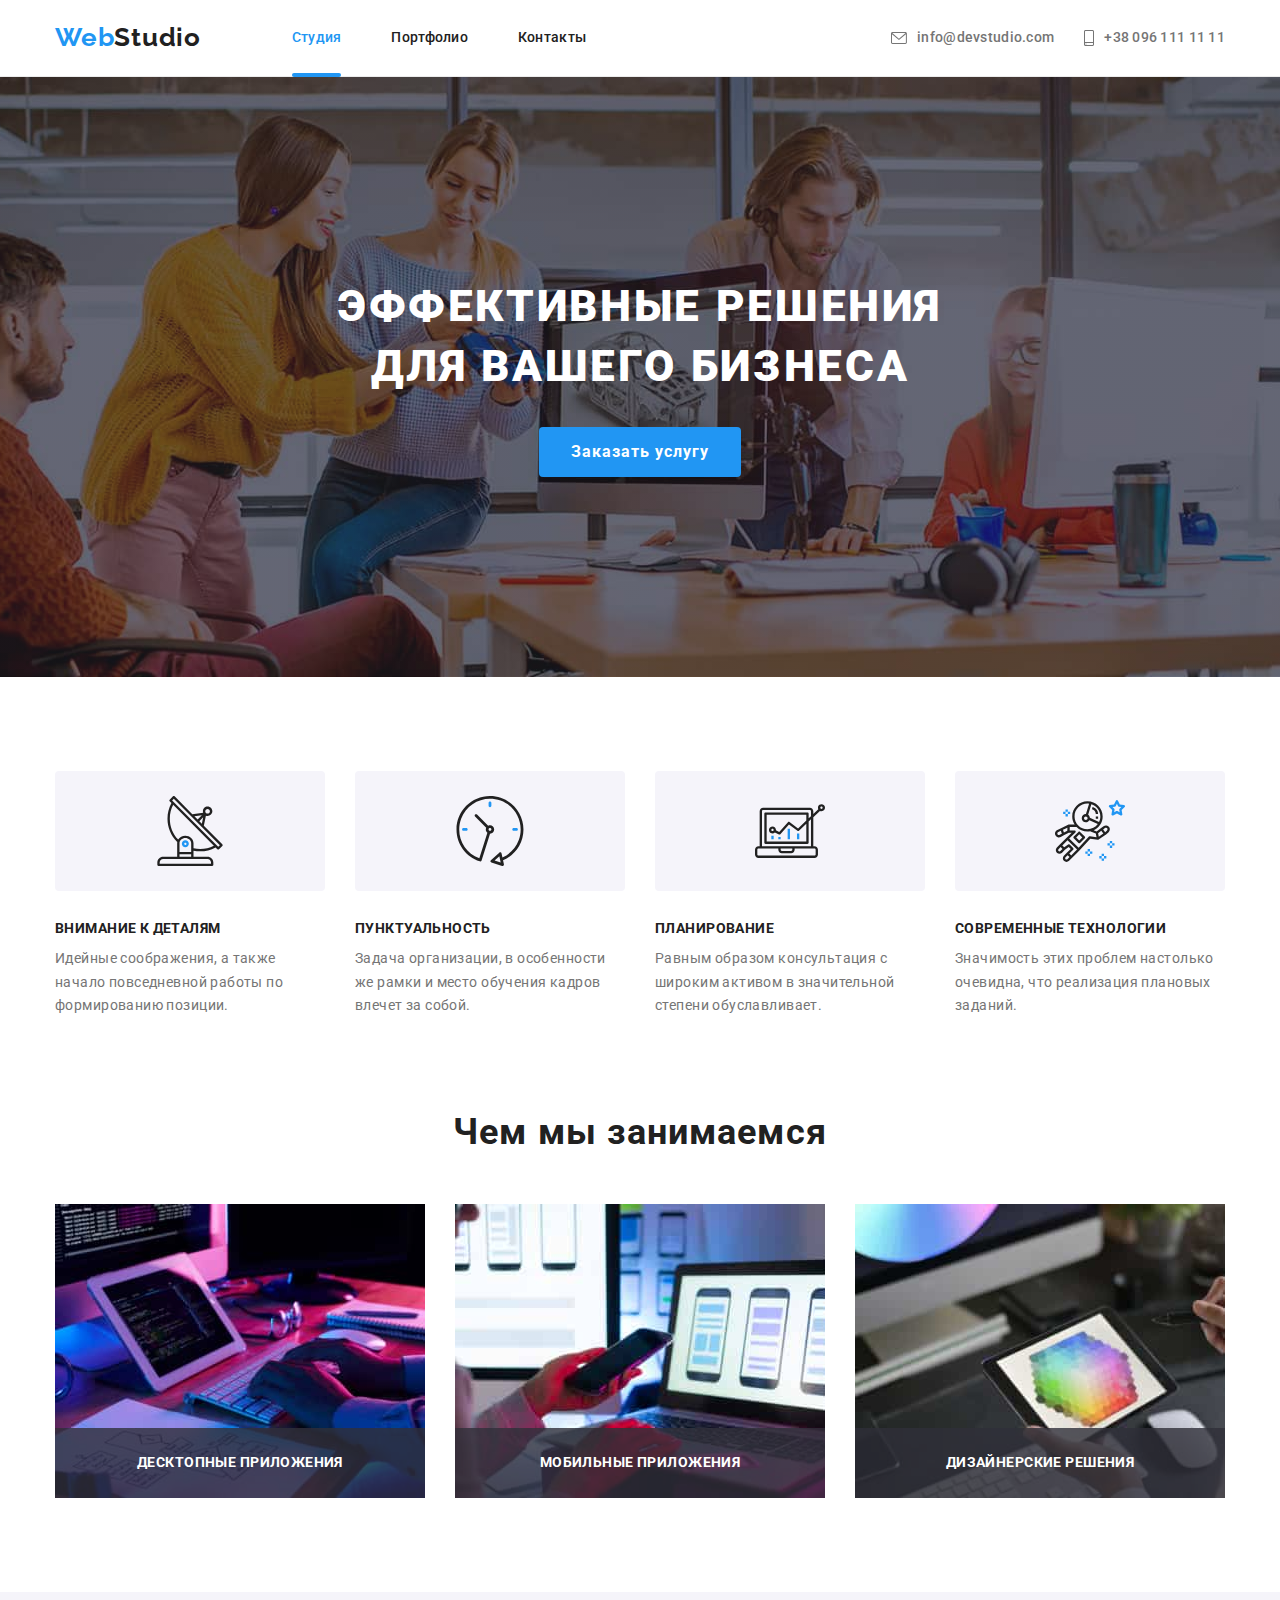
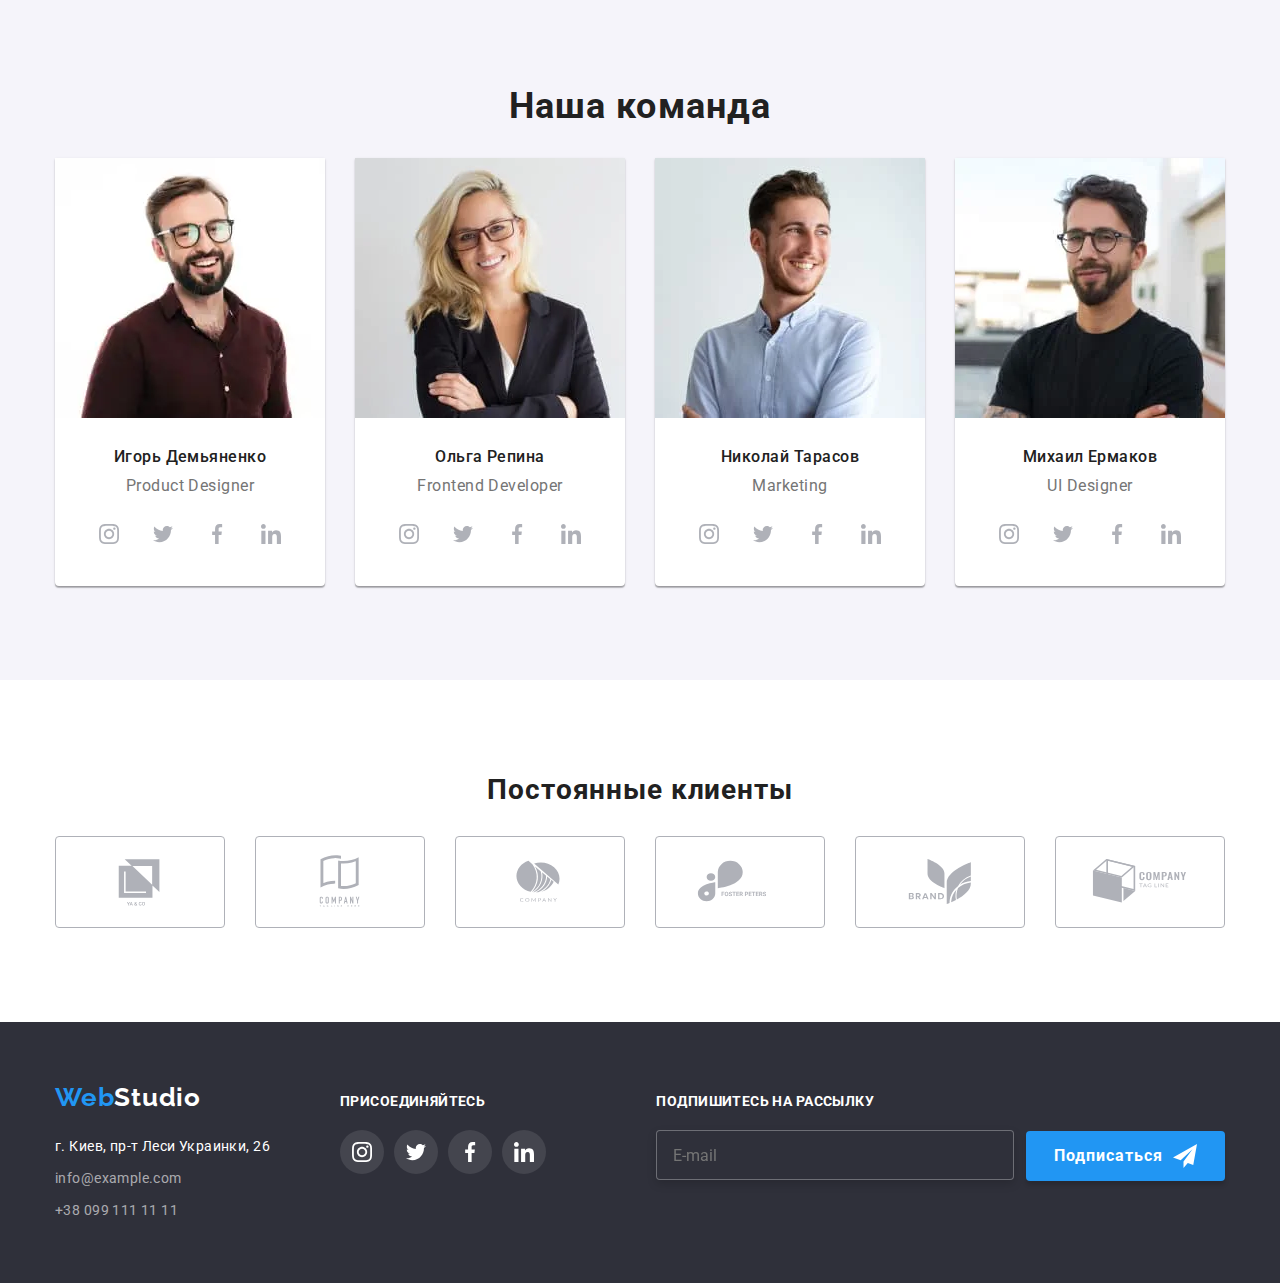
<file: index.html>
<!DOCTYPE html>
<html lang="ru">
  <head>
    <meta charset="UTF-8" />
    <meta http-equiv="X-UA-Compatible" content="IE=edge" />
    <meta name="viewport" content="width=device-width, initial-scale=1.0" />
    <title>Web Studio</title>
    <link
      href="https://fonts.googleapis.com/css2?family=Raleway:wght@700&family=Roboto:wght@400;500;700;900&display=swap"
      rel="stylesheet"
    />
    <link rel="preconnect" href="https://fonts.gstatic.com" crossorigin />
    <link
      rel="stylesheet"
      href="https://cdnjs.cloudflare.com/ajax/libs/modern-normalize/1.0.0/modern-normalize.min.css"
    />
    <link
      rel="stylesheet"
      href="https://cdnjs.cloudflare.com/ajax/libs/animate.css/4.1.1/animate.min.css"
    />
    <link rel="stylesheet" href="./css/main.min.css" />
  </head>
  <body class="body">
    <!--Шапка сайту-->
    <header class="header">
      <div class="container header__container">
        <a class="header-nav__logo" href="./index.html" aria-label="Логотип"
          ><span class="header-nav__accent">Web</span>Studio</a
        >
        <div class="nav-cont">
          <nav class="header-nav">
            <ul class="header-menu">
              <li class="header-menu__item">
                <a
                  class="header-menu__link header-menu__link--current"
                  href="./index.html"
                  >Студия</a
                >
              </li>
              <li class="header-menu__item">
                <a class="header-menu__link" href="./portfolio.html"
                  >Портфолио</a
                >
              </li>
              <li class="header-menu__item">
                <a class="header-menu__link" href="#">Контакты</a>
              </li>
            </ul>
          </nav>
          <ul class="header-contacts">
            <li class="headers-contacts__item">
              <a
                class="headers-contacts__link"
                href="mailto:info@devstudio.com"
              >
                <svg class="headers-contacts__icon" width="16px" height="12px">
                  <use href="./images/sprite.svg#icon-envelope"></use>
                </svg>
                info@devstudio.com
              </a>
            </li>
            <li class="headers-contacts__item">
              <a class="headers-contacts__link" href="tel:+380961111111">
                <svg class="headers-contacts__icon" width="10" height="16">
                  <use href="./images/sprite.svg#icon-smartphone"></use>
                </svg>
                +38 096 111 11 11
              </a>
            </li>
          </ul>
        </div>
        <button
          data-menu-button
          class="menu-button"
          type="button"
          aria-expanded="false"
        >
          <svg class="menu-button__icon" width="40" height="40">
            <use
              class="menu-burger__icon-menu"
              href="./images/sprite.svg#icon-header-menu-close"
            ></use>
          </svg>
        </button>
        <!-- Menu burger-->
        <div data-menu class="menu-burger">
          <button
            data-menu-close-button
            type="button"
            class="menu-burger__button"
          >
            <svg class="menu-burger__icon" width="40" height="40">
              <use
                class="menu-burger__icon-cross"
                href="./images/sprite.svg#icon-menu-burg-close"
              ></use>
            </svg>
          </button>
          <ul class="menu-burger-list">
            <li class="menu-burger-list__item">
              <a
                class="menu-burger-list__link menu-burger-list__link--current"
                href="./index.html"
                >Студия</a
              >
            </li>
            <li class="menu-burger-list__item">
              <a class="menu-burger-list__link" href="./portfolio.html"
                >Портфолио</a
              >
            </li>
            <li class="menu-burger-list__item">
              <a class="menu-burger-list__link" href="#">Контакты</a>
            </li>
          </ul>
          <ul class="menu-burger-contacts">
            <li class="menu-burger-contacts__item">
              <a
                class="menu-burger-contacts__link-first"
                href="tel:+380961111111"
                >+38 096 111 11 11</a
              >
            </li>
            <li class="menu-burger-contacts__item">
              <a
                class="menu-burger-contacts__link-second"
                href="mailto:info@devstudio.com"
                >info@devstudio.com</a
              >
            </li>
          </ul>
          <ul class="menu-burger-socials">
            <li class="menu-burger-socials__item">
              <a class="menu-burger-socials__link" href="#">Instagram</a>
            </li>
            <li class="menu-burger-socials__item">
              <a class="menu-burger-socials__link" href="#">Twitter</a>
            </li>
            <li class="menu-burger-socials__item">
              <a class="menu-burger-socials__link" href="#">Facebook</a>
            </li>
            <li class="menu-burger-socials__item">
              <a class="menu-burger-socials__link" href="#">LinkedIn</a>
            </li>
          </ul>
        </div>
      </div>
    </header>
    <!--Контента частина сайту-->
    <main>
      <!--Hero-->
      <section class="section-hero">
        <div class="container">
          <h1 class="hero__title">
            Эффективные решения<br />
            для вашего бизнеса
          </h1>
          <button data-modal-open class="hero__button" type="button">
            Заказать услугу
          </button>
        </div>
      </section>
      <!--Особенности-->
      <section class="section features">
        <div class="container">
          <h2 class="features__title features__title--hidden">Особенности</h2>
          <ul class="features-list">
            <li class="features-list__item">
              <div class="container-wrapper">
                <svg class="container-wrapper__icon" width="70px" height="70px">
                  <use href="./images/sprite.svg#icon-antenna"></use>
                </svg>
              </div>
              <h3 class="features-list__title">Внимание к деталям</h3>
              <p class="features-list__description">
                Идейные соображения, а также начало повседневной работы по
                формированию позиции.
              </p>
            </li>
            <li class="features-list__item">
              <div class="container-wrapper">
                <svg class="container-wrapper__icon" width="70px" height="70px">
                  <use href="./images/sprite.svg#icon-clock"></use>
                </svg>
              </div>
              <h3 class="features-list__title">Пунктуальность</h3>
              <p class="features-list__description">
                Задача организации, в особенности же рамки и место обучения
                кадров влечет за собой.
              </p>
            </li>
            <li class="features-list__item">
              <div class="container-wrapper">
                <svg class="container-wrapper__icon" width="70px" height="70px">
                  <use href="./images/sprite.svg#icon-diagram"></use>
                </svg>
              </div>
              <h3 class="features-list__title">Планирование</h3>
              <p class="features-list__description">
                Равным образом консультация с широким активом в значительной
                степени обуславливает.
              </p>
            </li>
            <li class="features-list__item">
              <div class="container-wrapper">
                <svg class="container-wrapper__icon" width="70px" height="70px">
                  <use href="./images/sprite.svg#icon-astronaut"></use>
                </svg>
              </div>
              <h3 class="features-list__title">Современные технологии</h3>
              <p class="features-list__description">
                Значимость этих проблем настолько очевидна, что реализация
                плановых заданий.
              </p>
            </li>
          </ul>
        </div>
      </section>
      <!--Чем мы занимаемся-->
      <section class="section activity--section">
        <div class="container">
          <h2 class="activity__title">Чем мы занимаемся</h2>
          <ul class="activity-list">
            <li class="activity-list__item">
              <div class="activity-list__wrapper">
                <picture>
                  <source
                    srcset="
                      ./images/box/box1@1x.jpg 1x,
                      ./images/box/box1@2x.jpg 2x
                    "
                  />
                  <img
                    class="activity-list__thumb"
                    src="./images/box1@1x.jpg"
                    alt="верстка сайту"
                    width="370"
                  />
                </picture>
                <p class="activity-list__text">Десктопные приложения</p>
              </div>
            </li>
            <li class="activity-list__item">
              <div class="activity-list__wrapper">
                <picture>
                  <source
                    srcset="
                      ./images/box/box2@1x.jpg 1x,
                      ./images/box/box2@2x.jpg 2x
                    "
                  />
                  <img
                    class="activity-list__thumb"
                    src="./images/box2@1x.jpg"
                    alt="верстка сайту"
                    width="370"
                  />
                </picture>
                <p class="activity-list__text">Мобильные приложения</p>
              </div>
            </li>
            <li class="activity-list__item">
              <div class="activity-list__wrapper">
                <picture>
                  <source
                    srcset="
                      ./images/box/box3@1x.jpg 1x,
                      ./images/box/box3@2x.jpg 2x
                    "
                  />
                  <img
                    class="activity-list__thumb"
                    src="./images/box3@1x.jpg"
                    alt="верстка сайту"
                    width="370"
                  />
                </picture>
                <p class="activity-list__text">Дизайнерские решения</p>
              </div>
            </li>
          </ul>
        </div>
      </section>
      <!--Наша команда-->
      <section class="section team">
        <div class="container">
          <h2 class="team__title">Наша команда</h2>
          <ul class="team-members-list">
            <li class="team-members-list__item">
              <picture>
                <source
                  srcset="
                    ./images/team/employee1/wrkr1-desktp@1x.webp 1x,
                    ./images/team/employee1/wrkr1-desktp@2x.webp 2x
                  "
                  type="image/webp"
                  media="(min-width: 1200px)"
                />
                <source
                  srcset="
                    ./images/team/employee1/wrkr1-desktp@1x.jpg 1x,
                    ./images/team/employee1/wrkr1-desktp@2x.jpg 2x
                  "
                  type="image/jpg"
                  media="(min-width: 1200px)"
                />
                <source
                  srcset="
                    ./images/team/employee1/wrkr1-tablt@1x.webp 1x,
                    ./images/team/employee1/wrkr1-tablt@2x.webp 2x
                  "
                  type="image/webp"
                  media="(min-width: 768px)"
                />
                <source
                  srcset="
                    ./images/team/employee1/wrkr1-tablt@1x.jpg 1x,
                    ./images/team/employee1/wrkr1-tablt@2x.jpg 2x
                  "
                  type="image/jpg"
                  media="(min-width: 768px)"
                />
                <source
                  srcset="
                    ./images/team/employee1/wrkr1-mob@1x.webp 1x,
                    ./images/team/employee1/wrkr1-mob@2x.webp 2x
                  "
                  type="image/webp"
                  media="(min-width: 320px)"
                />
                <source
                  srcset="
                    ./images/team/employee1/wrkr1-mob@1x.jpg 1x,
                    ./images/team/employee1/wrkr1-mob@2x.jpg 2x
                  "
                  type="image/jpg"
                  media="(min-width: 320px)"
                />
                <img
                  class="activity-list__thumb"
                  src="./images/team/employee1/wrkr1-desktp@1x.jpg"
                  alt="Перший працівник"
                />
              </picture>
              <div class="team-members-information-block">
                <h3 class="team-members-information-block__name">
                  Игорь Демьяненко
                </h3>
                <p class="team-members-information-block__pos">
                  Product Designer
                </p>
                <ul class="team-social-list">
                  <li class="team-social-list__item">
                    <a
                      class="team-social-list__link"
                      href="#"
                      aria-label="Instagram"
                    >
                      <svg
                        class="team-social-list__icon"
                        width="44px"
                        height="44px"
                      >
                        <use href="./images/sprite.svg#icon-instagram"></use>
                      </svg>
                    </a>
                  </li>
                  <li class="team-social-list__item">
                    <a
                      class="team-social-list__link"
                      href="#"
                      aria-label="Twitter"
                    >
                      <svg
                        class="team-social-list__icon"
                        width="44px"
                        height="44px"
                      >
                        <use href="./images/sprite.svg#icon-twitter"></use>
                      </svg>
                    </a>
                  </li>
                  <li class="team-social-list__item">
                    <a
                      class="team-social-list__link"
                      href="#"
                      aria-label="Facebook"
                    >
                      <svg
                        class="team-social-list__icon"
                        width="44px"
                        height="44px"
                      >
                        <use href="./images/sprite.svg#icon-facebook"></use>
                      </svg>
                    </a>
                  </li>
                  <li class="team-social-list__item">
                    <a
                      class="team-social-list__link"
                      href="#"
                      aria-label="LinkedIn"
                    >
                      <svg
                        class="team-social-list__icon"
                        width="44px"
                        height="44px"
                      >
                        <use href="./images/sprite.svg#icon-linkedin"></use>
                      </svg>
                    </a>
                  </li>
                </ul>
              </div>
            </li>
            <li class="team-members-list__item">
              <picture>
                <source
                  srcset="
                    ./images/team/employee2/wrkr2-desktp@1x.webp 1x,
                    ./images/team/employee2/wrkr2-desktp@2x.webp 2x
                  "
                  type="image/webp"
                  media="(min-width: 1200px)"
                />
                <source
                  srcset="
                    ./images/team/employee2/wrkr2-desktp@1x.jpg 1x,
                    ./images/team/employee2/wrkr2-desktp@2x.jpg 2x
                  "
                  media="(min-width: 1200px)"
                />
                <source
                  srcset="
                    ./images/team/employee2/wrkr2-tablt@1x.webp 1x,
                    ./images/team/employee2/wrkr2-tablt@2x.webp 2x
                  "
                  type="image/webp"
                  media="(min-width: 768px)"
                />
                <source
                  srcset="
                    ./images/team/employee2/wrkr2-tablt@1x.jpg 1x,
                    ./images/team/employee2/wrkr2-tablt@2x.jpg 2x
                  "
                  media="(min-width: 768px)"
                />
                <source
                  srcset="
                    ./images/team/employee2/wrkr2-mob@1x.webp 1x,
                    ./images/team/employee2/wrkr2-mob@2x.webp 2x
                  "
                  type="image/webp"
                  media="(min-width: 320px)"
                />
                <source
                  srcset="
                    ./images/team/employee2/wrkr2-mob@1x.jpg 1x,
                    ./images/team/employee2/wrkr2-mob@2x.jpg 2x
                  "
                  media="(min-width: 320px)"
                />
                <img
                  class="activity-list__thumb"
                  src="./images/team/employee2/wrkr2-desktp@1x.jpg"
                  alt="Другий працівник"
                />
              </picture>
              <div class="team-members-information-block">
                <h3 class="team-members-information-block__name">
                  Ольга Репина
                </h3>
                <p class="team-members-information-block__pos">
                  Frontend Developer
                </p>
                <ul class="team-social-list">
                  <li class="team-social-list__item">
                    <a
                      class="team-social-list__link"
                      href="#"
                      aria-label="Instagram"
                    >
                      <svg
                        class="team-social-list__icon"
                        width="44px"
                        height="44px"
                      >
                        <use href="./images/sprite.svg#icon-instagram"></use>
                      </svg>
                    </a>
                  </li>
                  <li class="team-social-list__item">
                    <a
                      class="team-social-list__link"
                      href="#"
                      aria-label="Twitter"
                    >
                      <svg
                        class="team-social-list__icon"
                        width="44px"
                        height="44px"
                      >
                        <use href="./images/sprite.svg#icon-twitter"></use>
                      </svg>
                    </a>
                  </li>
                  <li class="team-social-list__item">
                    <a
                      class="team-social-list__link"
                      href="#"
                      aria-label="Facebook"
                    >
                      <svg
                        class="team-social-list__icon"
                        width="44px"
                        height="44px"
                      >
                        <use href="./images/sprite.svg#icon-facebook"></use>
                      </svg>
                    </a>
                  </li>
                  <li class="team-social-list__item">
                    <a
                      class="team-social-list__link"
                      href="#"
                      aria-label="LinkedIn"
                    >
                      <svg
                        class="team-social-list__icon"
                        width="44px"
                        height="44px"
                      >
                        <use href="./images/sprite.svg#icon-linkedin"></use>
                      </svg>
                    </a>
                  </li>
                </ul>
              </div>
            </li>
            <li class="team-members-list__item">
              <picture>
                <source
                  srcset="
                    ./images/team/employee3/wrkr3-desktp@1x.webp 1x,
                    ./images/team/employee3/wrkr3-desktp@2x.webp 2x
                  "
                  type="image/webp"
                  media="(min-width: 1200px)"
                />
                <source
                  srcset="
                    ./images/team/employee3/wrkr3-desktp@1x.jpg 1x,
                    ./images/team/employee3/wrkr3-desktp2x.jpg  2x
                  "
                  media="(min-width: 1200px)"
                />
                <source
                  srcset="
                    ./images/team/employee3/wrkr3-tablt@1x.webp 1x,
                    ./images/team/employee3/wrkr3-tablt@2x.webp 2x
                  "
                  type="image/webp"
                  media="(min-width: 768px)"
                />
                <source
                  srcset="
                    ./images/team/employee3/wrkr3-tablt@1x.jpg 1x,
                    ./images/team/employee3/wrkr3-tablt@2x.jpg 2x
                  "
                  media="(min-width: 768px)"
                />
                <source
                  srcset="
                    ./images/team/employee3/wrkr3-mob@1x.webp 1x,
                    ./images/team/employee3/wrkr3-mob@2x.webp 2x
                  "
                  type="image/webp"
                  media="(min-width: 320px)"
                />
                <source
                  srcset="
                    ./images/team/employee3/wrkr3-mob@1x.jpg 1x,
                    ./images/team/employee3/wrkr3-mob@2x.jpg 2x
                  "
                  media="(min-width: 320px)"
                />
                <img
                  class="activity-list__thumb"
                  src="./images/team/employee3/wrkr3-desktp@1x.jpg"
                  alt="Третій працівник"
                />
              </picture>
              <div class="team-members-information-block">
                <h3 class="team-members-information-block__name">
                  Николай Тарасов
                </h3>
                <p class="team-members-information-block__pos">Marketing</p>
                <ul class="team-social-list">
                  <li class="team-social-list__item">
                    <a
                      class="team-social-list__link"
                      href="#"
                      aria-label="Instagram"
                    >
                      <svg
                        class="team-social-list__icon"
                        width="44px"
                        height="44px"
                      >
                        <use href="./images/sprite.svg#icon-instagram"></use>
                      </svg>
                    </a>
                  </li>
                  <li class="team-social-list__item">
                    <a
                      class="team-social-list__link"
                      href="#"
                      aria-label="Twitter"
                    >
                      <svg
                        class="team-social-list__icon"
                        width="44px"
                        height="44px"
                      >
                        <use href="./images/sprite.svg#icon-twitter"></use>
                      </svg>
                    </a>
                  </li>
                  <li class="team-social-list__item">
                    <a
                      class="team-social-list__link"
                      href="#"
                      aria-label="Facebook"
                    >
                      <svg
                        class="team-social-list__icon"
                        width="44px"
                        height="44px"
                      >
                        <use href="./images/sprite.svg#icon-facebook"></use>
                      </svg>
                    </a>
                  </li>
                  <li class="team-social-list__item">
                    <a
                      class="team-social-list__link"
                      href="#"
                      aria-label="LinkedIn"
                    >
                      <svg
                        class="team-social-list__icon"
                        width="44px"
                        height="44px"
                      >
                        <use href="./images/sprite.svg#icon-linkedin"></use>
                      </svg>
                    </a>
                  </li>
                </ul>
              </div>
            </li>
            <li class="team-members-list__item">
              <picture>
                <source
                  srcset="
                    ./images/team/employee4/wrkr4-desktp@1x.webp 1x,
                    ./images/team/employee4/wrkr4-desktp@2x.webp 2x
                  "
                  type="image/webp"
                  media="(min-width: 1200px)"
                />
                <source
                  srcset="
                    ./images/team/employee4/wrkr4-desktp@1x.jpg 1x,
                    ./images/team/employee4/wrkr4-desktp@2x.jpg 2x
                  "
                  media="(min-width: 1200px)"
                />
                <source
                  srcset="
                    ./images/team/employee4/wrkr4-tablt@1x.webp 1x,
                    ./images/team/employee4/wrkr4-tablt@2x.webp 2x
                  "
                  type="image/webp"
                  media="(min-width: 768px)"
                />
                <source
                  srcset="
                    ./images/team/employee4/wrkr4-tablt@1x.jpg 1x,
                    ./images/team/employee4/wrkr4-tablt@2x.jpg 2x
                  "
                  media="(min-width: 768px)"
                />
                <source
                  srcset="
                    ./images/team/employee4/wrkr4-mob@1x.webp 1x,
                    ./images/team/employee4/wrkr4-mob@2x.webp 2x
                  "
                  type="image/webp"
                  media="(min-width: 320px)"
                />
                <source
                  srcset="
                    ./images/team/employee4/wrkr4-mob@1x.jpg 1x,
                    ./images/team/employee4/wrkr4-mob@2x.jpg 2x
                  "
                  media="(min-width: 320px)"
                />
                <img
                  class="activity-list__thumb"
                  src="./images/team/employee4/wrkr4-desktp@1x.jpg"
                  alt="Четвертий працівник"
                />
              </picture>
              <div class="team-members-information-block">
                <h3 class="team-members-information-block__name">
                  Михаил Ермаков
                </h3>
                <p class="team-members-information-block__pos">UI Designer</p>
                <ul class="team-social-list">
                  <li class="team-social-list__item">
                    <a
                      class="team-social-list__link"
                      href="#"
                      aria-label="Instagram"
                    >
                      <svg
                        class="team-social-list__icon"
                        width="44px"
                        height="44px"
                      >
                        <use href="./images/sprite.svg#icon-instagram"></use>
                      </svg>
                    </a>
                  </li>
                  <li class="team-social-list__item">
                    <a
                      class="team-social-list__link"
                      href="#"
                      aria-label="Twitter"
                    >
                      <svg
                        class="team-social-list__icon"
                        width="44px"
                        height="44px"
                      >
                        <use href="./images/sprite.svg#icon-twitter"></use>
                      </svg>
                    </a>
                  </li>
                  <li class="team-social-list__item">
                    <a
                      class="team-social-list__link"
                      href="#"
                      aria-label="Facebook"
                    >
                      <svg
                        class="team-social-list__icon"
                        width="44px"
                        height="44px"
                      >
                        <use href="./images/sprite.svg#icon-facebook"></use>
                      </svg>
                    </a>
                  </li>
                  <li class="team-social-list__item">
                    <a
                      class="team-social-list__link"
                      href="#"
                      aria-label="LinkedIn"
                    >
                      <svg
                        class="team-social-list__icon"
                        width="44px"
                        height="44px"
                      >
                        <use href="./images/sprite.svg#icon-linkedin"></use>
                      </svg>
                    </a>
                  </li>
                </ul>
              </div>
            </li>
          </ul>
        </div>
      </section>
      <!-- Постоянные клиенты -->
      <section class="section clients">
        <div class="container">
          <h2 class="clients__title">Постоянные клиенты</h2>
          <ul class="clients-list">
            <li class="client-list__item">
              <a class="client-list__link" href="#" aria-label="First-Client">
                <svg class="client-list__icon" width="106px" height="60px">
                  <use href="./images/sprite.svg#icon-Logo-1"></use>
                </svg>
              </a>
            </li>
            <li class="client-list__item">
              <a class="client-list__link" href="#" aria-label="Second-Client">
                <svg class="client-list__icon" width="106px" height="60px">
                  <use href="./images/sprite.svg#icon-Logo-2"></use>
                </svg>
              </a>
            </li>
            <li class="client-list__item">
              <a class="client-list__link" href="#" aria-label="Third-Client">
                <svg class="client-list__icon" width="106px" height="60px">
                  <use href="./images/sprite.svg#icon-Logo-3"></use>
                </svg>
              </a>
            </li>
            <li class="client-list__item">
              <a class="client-list__link" href="#" aria-label="Fourth-Client">
                <svg class="client-list__icon" width="106px" height="60px">
                  <use href="./images/sprite.svg#icon-Logo-4"></use>
                </svg>
              </a>
            </li>
            <li class="client-list__item">
              <a class="client-list__link" href="#" aria-label="Fifth-Client">
                <svg class="client-list__icon" width="106px" height="60px">
                  <use href="./images/sprite.svg#icon-Logo-5"></use>
                </svg>
              </a>
            </li>
            <li class="client-list__item">
              <a class="client-list__link" href="#" aria-label="Sixth-Client">
                <svg class="client-list__icon" width="106px" height="60px">
                  <use href="./images/sprite.svg#icon-Logo-6"></use>
                </svg>
              </a>
            </li>
          </ul>
        </div>
      </section>
    </main>
    <!-- Футер -->
    <footer class="footer">
      <div class="container footer-container">
        <div class="footer-contacts-social-cont">
          <div class="footer-contacts">
            <a class="footer-contacts__logo" href="./index.html"
              ><span class="footer-contacts__accent">Web</span>Studio</a
            >
            <address class="footer-contacts__adress">
              <a
                class="footer-contacts__link"
                href="https://www.google.com/maps/place/%D0%B1%D1%83%D0%BB%D1%8C%D0%B2%D0%B0%D1%80+%D0%9B%D0%B5%D1%81%D1%96+%D0%A3%D0%BA%D1%80%D0%B0%D1%97%D0%BD%D0%BA%D0%B8,+26,+%D0%9A%D0%B8%D1%97%D0%B2,+%D0%A3%D0%BA%D1%80%D0%B0%D1%97%D0%BD%D0%B0,+02000/@50.4262439,30.5374973,17.52z/data=!4m5!3m4!1s0x40d4cf0e033ecbe9:0x57a4dffefec77da0!8m2!3d50.4265807!4d30.5383858"
                target="_blank"
              >
                г. Киев, пр-т Леси Украинки, 26</a
              >
            </address>
            <ul class="footer-list">
              <li class="footer-list__item">
                <a class="footer-list__link" href="mailto:info@example.com"
                  >info@example.com</a
                >
              </li>
              <li class="footer-list__item">
                <a class="footer-list__link" href="tel:+380991111111"
                  >+38 099 111 11 11</a
                >
              </li>
            </ul>
          </div>
          <div class="footer-social-net-cont">
            <h2 class="footer-social-net-cont__title">Присоединяйтесь</h2>
            <ul class="footer-social-list">
              <li class="footer-social-list__item">
                <a
                  class="footer-social-list__link"
                  href="#"
                  aria-label="Instagram"
                >
                  <svg class="footer-social-list__icon">
                    <use href="./images/sprite.svg#icon-instagram"></use>
                  </svg>
                </a>
              </li>
              <li class="footer-social-list__item">
                <a
                  class="footer-social-list__link"
                  href="#"
                  aria-label="Twitter"
                >
                  <svg class="footer-social-list__icon">
                    <use href="./images/sprite.svg#icon-twitter"></use>
                  </svg>
                </a>
              </li>
              <li class="footer-social-list__item">
                <a
                  class="footer-social-list__link"
                  href="#"
                  aria-label="Facebook"
                >
                  <svg class="footer-social-list__icon">
                    <use href="./images/sprite.svg#icon-facebook"></use>
                  </svg>
                </a>
              </li>
              <li class="footer-social-list__item">
                <a
                  class="footer-social-list__link"
                  href="#"
                  aria-label="LinkedIn"
                >
                  <svg class="footer-social-list__icon">
                    <use href="./images/sprite.svg#icon-linkedin"></use>
                  </svg>
                </a>
              </li>
            </ul>
          </div>
        </div>
        <div class="footer-form-container">
          <form name="newsletter-form" class="footer-form">
            <strong class="footer-title-email">Подпишитесь на рассылку</strong>
            <div class="input-submit-container">
              <input
                class="footer-form-input"
                id="email"
                type="email"
                name="mail"
                placeholder="E-mail"
              />
              <button type="submit" class="footer-form-button">
                Подписаться
                <svg
                  class="animate__animated animate__swing footer-form-svg"
                  width="24px"
                  height="24px"
                >
                  <use href="./images/sprite.svg#icon-send"></use>
                </svg>
              </button>
            </div>
          </form>
        </div>
      </div>
    </footer>
    <!-- MODAL -->
    <div data-modal class="backdrop-container backdrop-container--is-hidden">
      <div class="modal-container">
        <button
          type="button"
          data-modal-close
          class="modal-container__button"
          aria-label="button-close-modal"
        >
          <svg class="modal-container__icon" width="18px" height="18px">
            <use href="./images/sprite.svg#icon-close-icon"></use>
          </svg>
        </button>
        <form class="modal-form" name="modal-form">
          <strong class="modal-form__title">
            Оставьте свои данные, мы вам перезвоним
          </strong>
          <div class="form-field">
            <label for="name" class="form-field__label">Имя</label>
            <input
              class="form-field__input"
              type="text"
              name="name"
              id="name"
            />
            <svg class="form-field__icon" width="18px" height="18px">
              <use href="./images/sprite.svg#icon-person-modal"></use>
            </svg>
          </div>
          <div class="form-field">
            <label for="tel" class="form-field__label">Телефон</label>
            <input
              class="form-field__input"
              type="tel"
              name="telephone"
              id="tel"
            />
            <svg class="form-field__icon" width="18px" height="18px">
              <use href="./images/sprite.svg#icon-phone-modal"></use>
            </svg>
          </div>
          <div class="form-field">
            <label for="mail" class="form-field__label">Почта</label>
            <input
              class="form-field__input"
              type="email"
              name="email"
              id="mail"
            />
            <svg class="form-field__icon" width="18px" height="18px">
              <use href="./images/sprite.svg#icon-email-modal"></use>
            </svg>
          </div>
          <div class="form-field">
            <label for="comment" class="form-field__label">Коментарий</label>
            <textarea
              name="comment"
              rows="5"
              placeholder="Введите текст"
              id="comment"
              class="form-field__textarea"
            ></textarea>
          </div>
          <div class="form-block">
            <label class="form-block__label">
              <input
                class="form-block_checkbox"
                type="checkbox"
                name="policy"
              />
              <svg class="form-block__icon" width="16px" height="15px">
                <use href="./images/sprite.svg#icon-check"></use>
              </svg>
              Соглашаюсь с рассылкой и принимаю&nbsp;
              <a class="form-block__link" href="#"> Условия договора</a>
            </label>
          </div>
          <button type="submit" class="modal-form__button">Отправить</button>
        </form>
      </div>
    </div>
    <script src="./js/modal.js"></script>
    <script src="./js/mobile-menu.js"></script>
  </body>
</html>
</file>
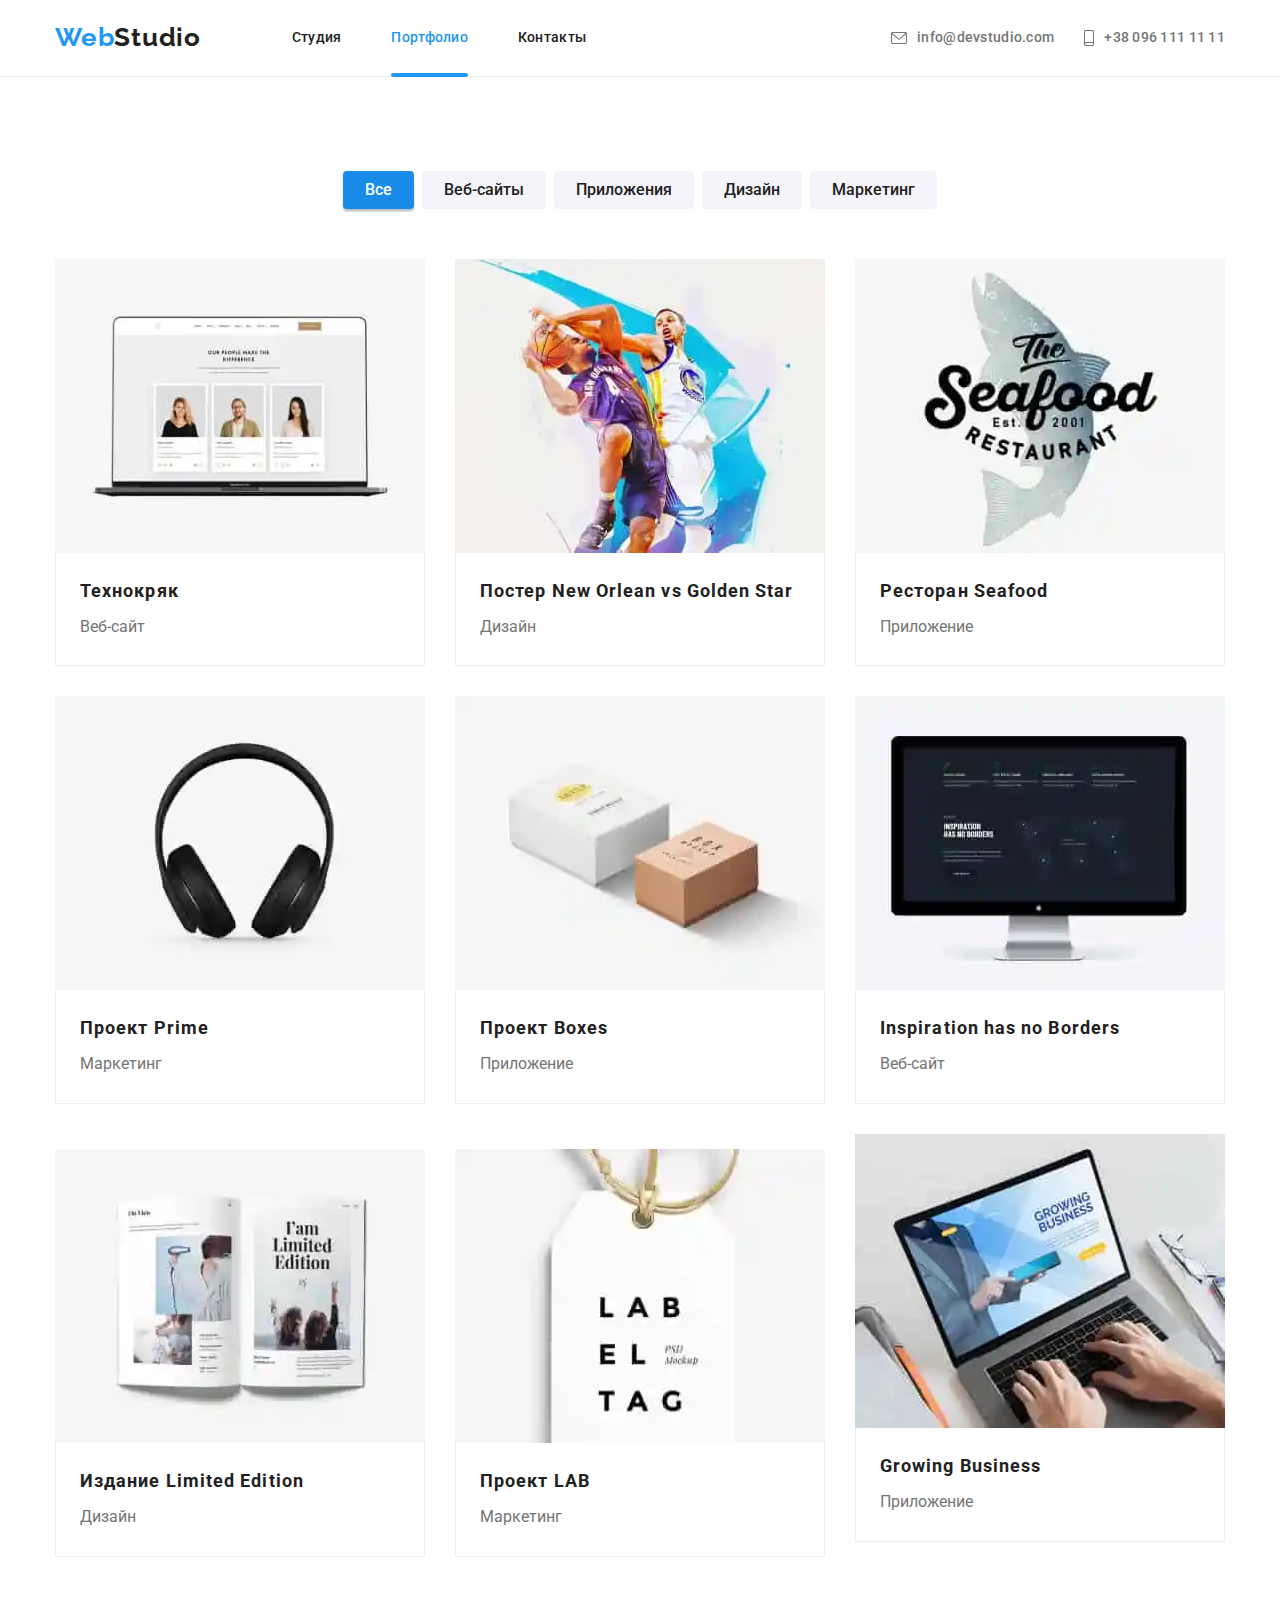
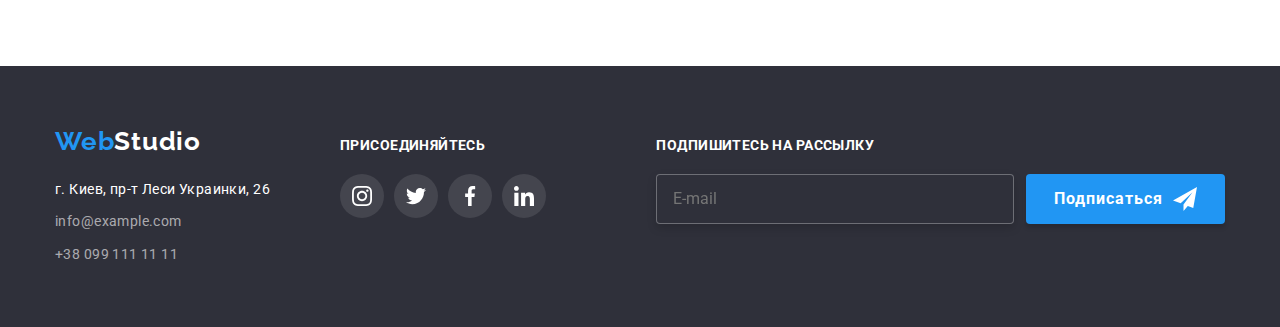
<file: portfolio.html>
<!DOCTYPE html>
<html lang="ru">
  <head>
    <meta charset="UTF-8" />
    <meta http-equiv="X-UA-Compatible" content="IE=edge" />
    <meta name="viewport" content="width=device-width, initial-scale=1.0" />
    <title>Web Studio</title>
    <link
      href="https://fonts.googleapis.com/css2?family=Raleway:wght@700&family=Roboto:wght@400;500;700;900&display=swap"
      rel="stylesheet"
    />
    <link rel="preconnect" href="https://fonts.gstatic.com" crossorigin />
    <link
      rel="stylesheet"
      href="https://cdnjs.cloudflare.com/ajax/libs/modern-normalize/1.0.0/modern-normalize.min.css"
    />
    <link rel="stylesheet" href="./css/main.min.css" />
  </head>
  <body class="body">
    <!--Шапка сайту-->
    <header class="header">
      <div class="container header__container">
        <a class="header-nav__logo" href="./index.html" aria-label="Логотип"
          ><span class="header-nav__accent">Web</span>Studio</a
        >
        <div class="nav-cont">
          <nav class="header-nav">
            <ul class="header-menu">
              <li class="header-menu__item">
                <a class="header-menu__link" href="./index.html">Студия</a>
              </li>
              <li class="header-menu__item">
                <a
                  class="header-menu__link header-menu__link--current"
                  href="./portfolio.html"
                  >Портфолио</a
                >
              </li>
              <li class="header-menu__item">
                <a class="header-menu__link" href="#">Контакты</a>
              </li>
            </ul>
          </nav>
          <ul class="header-contacts">
            <li class="headers-contacts__item">
              <a
                class="headers-contacts__link"
                href="mailto:info@devstudio.com"
              >
                <svg class="headers-contacts__icon" width="16px" height="12px">
                  <use href="./images/sprite.svg#icon-envelope"></use>
                </svg>
                info@devstudio.com
              </a>
            </li>
            <li class="headers-contacts__item">
              <a class="headers-contacts__link" href="tel:+380961111111">
                <svg class="headers-contacts__icon" width="10" height="16">
                  <use href="./images/sprite.svg#icon-smartphone"></use>
                </svg>
                +38 096 111 11 11
              </a>
            </li>
          </ul>
        </div>
        <button
          data-menu-button
          class="menu-button"
          type="button"
          aria-expanded="false"
        >
          <svg class="menu-button__icon" width="40" height="40">
            <use
              class="menu-burger__icon-menu"
              href="./images/sprite.svg#icon-header-menu-close"
            ></use>
          </svg>
        </button>
        <!-- Menu burger-->
        <div data-menu class="menu-burger">
          <button
            data-menu-close-button
            type="button"
            class="menu-burger__button"
          >
            <svg class="menu-burger__icon" width="40" height="40">
              <use
                class="menu-burger__icon-cross"
                href="./images/sprite.svg#icon-menu-burg-close"
              ></use>
            </svg>
          </button>
          <ul class="menu-burger-list">
            <li class="menu-burger-list__item">
              <a
                class="menu-burger-list__link menu-burger-list__link--current"
                href="./index.html"
                >Студия</a
              >
            </li>
            <li class="menu-burger-list__item">
              <a class="menu-burger-list__link" href="./portfolio.html"
                >Портфолио</a
              >
            </li>
            <li class="menu-burger-list__item">
              <a class="menu-burger-list__link" href="#">Контакты</a>
            </li>
          </ul>
          <ul class="menu-burger-contacts">
            <li class="menu-burger-contacts__item">
              <a
                class="menu-burger-contacts__link-first"
                href="tel:+380961111111"
                >+38 096 111 11 11</a
              >
            </li>
            <li class="menu-burger-contacts__item">
              <a
                class="menu-burger-contacts__link-second"
                href="mailto:info@devstudio.com"
                >info@devstudio.com</a
              >
            </li>
          </ul>
          <ul class="menu-burger-socials">
            <li class="menu-burger-socials__item">
              <a class="menu-burger-socials__link" href="#">Instagram</a>
            </li>
            <li class="menu-burger-socials__item">
              <a class="menu-burger-socials__link" href="#">Twitter</a>
            </li>
            <li class="menu-burger-socials__item">
              <a class="menu-burger-socials__link" href="#">Facebook</a>
            </li>
            <li class="menu-burger-socials__item">
              <a class="menu-burger-socials__link" href="#">LinkedIn</a>
            </li>
          </ul>
        </div>
      </div>
    </header>
    <!--Контента частина сайту-->
    <main>
      <section class="section template">
        <div class="container">
          <h2
            class="template-container__title template-container__title-hidden"
          >
            Шаблоны
          </h2>
          <ul class="filters-list">
            <li class="filter-list__item">
              <button
                class="filter-list__button filter-list__current-button"
                type="button"
              >
                Все
              </button>
            </li>
            <li class="filter-list__item">
              <button class="filter-list__button" type="button">
                Веб-сайты
              </button>
            </li>
            <li class="filter-list__item">
              <button class="filter-list__button" type="button">
                Приложения
              </button>
            </li>
            <li class="filter-list__item">
              <button class="filter-list__button" type="button">Дизайн</button>
            </li>
            <li class="filter-list__item">
              <button class="filter-list__button" type="button">
                Маркетинг
              </button>
            </li>
          </ul>
          <ul class="template-list">
            <li class="template-list__item">
              <a class="template-list__link" href="#">
                <div class="template-thumb-container">
                  <picture>
                    <source
                      srcset="
                        ./images/portfolio-thumbs/thumb1/thumb1-dsktp@1x.webp 1x,
                        ./images/portfolio-thumbs/thumb1/thumb1-dsktp@2x.webp 2x
                      "
                      type="image/webp"
                      media="(min-width: 1200px)"
                    />
                    <source
                      srcset="
                        ./images/portfolio-thumbs/thumb1/thumb1-dsktp1x.jpg 1x,
                        ./images/portfolio-thumbs/thumb1/thumb1-dsktp2x.jpg 2x
                      "
                      media="(min-width: 1200px)"
                    />
                    <source
                      srcset="
                        ./images/portfolio-thumbs/thumb1/thumb1-tablt@1x.webp 1x,
                        ./images/portfolio-thumbs/thumb1/thumb1-tablt@2x.webp 2x
                      "
                      type="image/webp"
                      media="(min-width: 768px)"
                    />
                    <source
                      srcset="
                        ./images/portfolio-thumbs/thumb1/thumb1-tablt@1x.jpg 1x,
                        ./images/portfolio-thumbs/thumb1/thumb1-tablt@2x.jpg 2x
                      "
                      media="(min-width: 768px)"
                    />
                    <source
                      srcset="
                        ./images/portfolio-thumbs/thumb1/thumb1-mob@1x.webp 1x,
                        ./images/portfolio-thumbs/thumb1/thumb1-mob@2x.webp 2x
                      "
                      type="image/webp"
                      media="(min-width: 320px)"
                    />
                    <source
                      srcset="
                        ./images/portfolio-thumbs/thumb1/thumb1-mob@1x.jpg 1x,
                        ./images/portfolio-thumbs/thumb1/thumb1-mob@2x.jpg 2x
                      "
                      media="(min-width: 320px)"
                    />
                    <img
                      src="./images/portfolio-thumbs/thumb1/thumb1-dsktp@1x.jpg"
                      alt="Веб-сайт пример"
                      class="template-thumb-container__photo"
                    />
                  </picture>
                  <div class="pop-up-container">
                    <p class="pop-up-container__txt">
                      Ресурс предлагает комплексные предложения с разным уровнем
                      функционала и сервисов. Все это позволит посетителю
                      получить исчерпывающие сведения о компании или частном
                      лице.
                    </p>
                  </div>
                </div>
                <div class="thumb-description-container">
                  <h3 class="thumb-description-container__title">Технокряк</h3>
                  <p class="thumb-description-container__txt">Веб-сайт</p>
                </div>
              </a>
            </li>
            <li class="template-list__item">
              <a class="template-list__link" href="#">
                <div class="template-thumb-container">
                  <picture>
                    <source
                      srcset="
                        ./images/portfolio-thumbs/thumb2/thumb2-dsktp@1x.webp 1x,
                        ./images/portfolio-thumbs/thumb2/thumb2-dsktp@2x.webp 2x
                      "
                      type="image/webp"
                      media="(min-width: 1200px)"
                    />
                    <source
                      srcset="
                        ./images/portfolio-thumbs/thumb2/thumb2-dsktp1x.jpg 1x,
                        ./images/portfolio-thumbs/thumb2/thumb2-dsktp2x.jpg 2x
                      "
                      media="(min-width: 1200px)"
                    />
                    <source
                      srcset="
                        ./images/portfolio-thumbs/thumb2/thumb2-tablt@1x.webp 1x,
                        ./images/portfolio-thumbs/thumb2/thumb2-tablt@2x.webp 2x
                      "
                      type="image/webp"
                      media="(min-width: 768px)"
                    />
                    <source
                      srcset="
                        ./images/portfolio-thumbs/thumb2/thumb2-tablt@1x.jpg 1x,
                        ./images/portfolio-thumbs/thumb2/thumb2-tablt@2x.jpg 2x
                      "
                      media="(min-width: 768px)"
                    />
                    <source
                      srcset="
                        ./images/portfolio-thumbs/thumb2/thumb2-mob@1x.webp 1x,
                        ./images/portfolio-thumbs/thumb2/thumb2-mob@2x.webp 2x
                      "
                      type="image/webp"
                      media="(min-width: 320px)"
                    />
                    <source
                      srcset="
                        ./images/portfolio-thumbs/thumb2/thumb2-mob@1x.jpg 1x,
                        ./images/portfolio-thumbs/thumb2/thumb2-mob@2x.jpg 2x
                      "
                      media="(min-width: 320px)"
                    />
                    <img
                      src="./images/portfolio-thumbs/thumb2/thumb2-dsktp@1x.jpg"
                      alt="Дизайн пример"
                      class="template-thumb-container__photo"
                    />
                  </picture>
                  <div class="pop-up-container">
                    <p class="pop-up-container__txt">
                      Ресурс предлагает комплексные предложения с разным уровнем
                      функционала и сервисов. Все это позволит посетителю
                      получить исчерпывающие сведения о компании или частном
                      лице.
                    </p>
                  </div>
                </div>
                <div class="thumb-description-container">
                  <h3 class="thumb-description-container__title">
                    Постер New Orlean vs Golden Star
                  </h3>
                  <p class="thumb-description-container__txt">Дизайн</p>
                </div>
              </a>
            </li>
            <li class="template-list__item">
              <a class="template-list__link" href="#">
                <div class="template-thumb-container">
                  <picture>
                    <source
                      srcset="
                        ./images/portfolio-thumbs/thumb3/thumb3-dsktp@1x.webp 1x,
                        ./images/portfolio-thumbs/thumb3/thumb3-dsktp@2x.webp 2x
                      "
                      type="image/webp"
                      media="(min-width: 1200px)"
                    />
                    <source
                      srcset="
                        ./images/portfolio-thumbs/thumb3/thumb3-dsktp1x.jpg 1x,
                        ./images/portfolio-thumbs/thumb3/thumb3-dsktp2x.jpg 2x
                      "
                      media="(min-width: 1200px)"
                    />
                    <source
                      srcset="
                        ./images/portfolio-thumbs/thumb3/thumb3-tablt@1x.webp 1x,
                        ./images/portfolio-thumbs/thumb3/thumb3-tablt@2x.webp 2x
                      "
                      type="image/webp"
                      media="(min-width: 768px)"
                    />
                    <source
                      srcset="
                        ./images/portfolio-thumbs/thumb3/thumb3-tablt@1x.jpg 1x,
                        ./images/portfolio-thumbs/thumb3/thumb3-tablt@2x.jpg 2x
                      "
                      media="(min-width: 768px)"
                    />
                    <source
                      srcset="
                        ./images/portfolio-thumbs/thumb3/thumb3-mob@1x.webp 1x,
                        ./images/portfolio-thumbs/thumb3/thumb3-mob@2x.webp 2x
                      "
                      type="image/webp"
                      media="(min-width: 320px)"
                    />
                    <source
                      srcset="
                        ./images/portfolio-thumbs/thumb3/thumb3-mob@1x.jpg 1x,
                        ./images/portfolio-thumbs/thumb3/thumb3-mob@2x.jpg 2x
                      "
                      media="(min-width: 320px)"
                    />
                    <img
                      src="./images/portfolio-thumbs/thumb3/thumb3-dsktp@1x.jpg"
                      alt="Приложение пример"
                      class="template-thumb-container__photo"
                    />
                  </picture>
                  <div class="pop-up-container">
                    <p class="pop-up-container__txt">
                      Ресурс предлагает комплексные предложения с разным уровнем
                      функционала и сервисов. Все это позволит посетителю
                      получить исчерпывающие сведения о компании или частном
                      лице.
                    </p>
                  </div>
                </div>
                <div class="thumb-description-container">
                  <h3 class="thumb-description-container__title">
                    Ресторан Seafood
                  </h3>
                  <p class="thumb-description-container__txt">Приложение</p>
                </div>
              </a>
            </li>
            <li class="template-list__item">
              <a class="template-list__link" href="#"
                ><div class="template-thumb-container">
                  <picture>
                    <source
                      srcset="
                        ./images/portfolio-thumbs/thumb4/thumb4-dsktp@1x.webp 1x,
                        ./images/portfolio-thumbs/thumb4/thumb4-dsktp@2x.webp 2x
                      "
                      type="image/webp"
                      media="(min-width: 1200px)"
                    />
                    <source
                      srcset="
                        ./images/portfolio-thumbs/thumb4/thumb4-dsktp1x.jpg 1x,
                        ./images/portfolio-thumbs/thumb4/thumb4-dsktp2x.jpg 2x
                      "
                      media="(min-width: 1200px)"
                    />
                    <source
                      srcset="
                        ./images/portfolio-thumbs/thumb4/thumb4-tablt@1x.webp 1x,
                        ./images/portfolio-thumbs/thumb4/thumb4-tablt@2x.webp 2x
                      "
                      type="image/webp"
                      media="(min-width: 768px)"
                    />
                    <source
                      srcset="
                        ./images/portfolio-thumbs/thumb4/thumb4-tablt@1x.jpg 1x,
                        ./images/portfolio-thumbs/thumb4/thumb4-tablt@2x.jpg 2x
                      "
                      media="(min-width: 768px)"
                    />
                    <source
                      srcset="
                        ./images/portfolio-thumbs/thumb4/thumb4-mob@1x.webp 1x,
                        ./images/portfolio-thumbs/thumb4/thumb4-mob@2x.webp 2x
                      "
                      type="image/webp"
                      media="(min-width: 320px)"
                    />
                    <source
                      srcset="
                        ./images/portfolio-thumbs/thumb4/thumb4-mob@1x.jpg 1x,
                        ./images/portfolio-thumbs/thumb4/thumb4-mob@2x.jpg 2x
                      "
                      media="(min-width: 320px)"
                    />
                    <img
                      src="./images/portfolio-thumbs/thumb4/thumb4-dsktp@1x.jpg"
                      alt="Маркетинг пример"
                      class="template-thumb-container__photo"
                    />
                  </picture>
                  <div class="pop-up-container">
                    <p class="pop-up-container__txt">
                      Ресурс предлагает комплексные предложения с разным уровнем
                      функционала и сервисов. Все это позволит посетителю
                      получить исчерпывающие сведения о компании или частном
                      лице.
                    </p>
                  </div>
                </div>
                <div class="thumb-description-container">
                  <h3 class="thumb-description-container__title">
                    Проект Prime
                  </h3>
                  <p class="thumb-description-container__txt">Маркетинг</p>
                </div>
              </a>
            </li>
            <li class="template-list__item">
              <a class="template-list__link" href="#"
                ><div class="template-thumb-container">
                  <picture>
                    <source
                      srcset="
                        ./images/portfolio-thumbs/thumb5/thumb5-dsktp@1x.webp 1x,
                        ./images/portfolio-thumbs/thumb5/thumb5-dsktp@2x.webp 2x
                      "
                      type="image/webp"
                      media="(min-width: 1200px)"
                    />
                    <source
                      srcset="
                        ./images/portfolio-thumbs/thumb5/thumb5-dsktp1x.jpg 1x,
                        ./images/portfolio-thumbs/thumb5/thumb5-dsktp2x.jpg 2x
                      "
                      media="(min-width: 1200px)"
                    />
                    <source
                      srcset="
                        ./images/portfolio-thumbs/thumb5/thumb5-tablt@1x.webp 1x,
                        ./images/portfolio-thumbs/thumb5/thumb5-tablt@2x.webp 2x
                      "
                      type="image/webp"
                      media="(min-width: 768px)"
                    />
                    <source
                      srcset="
                        ./images/portfolio-thumbs/thumb5/thumb5-tablt@1x.jpg 1x,
                        ./images/portfolio-thumbs/thumb5/thumb5-tablt@2x.jpg 2x
                      "
                      media="(min-width: 768px)"
                    />
                    <source
                      srcset="
                        ./images/portfolio-thumbs/thumb5/thumb5-mob@1x.webp 1x,
                        ./images/portfolio-thumbs/thumb5/thumb5-mob@2x.webp 2x
                      "
                      type="image/webp"
                      media="(min-width: 320px)"
                    />
                    <source
                      srcset="
                        ./images/portfolio-thumbs/thumb5/thumb5-mob@1x.jpg 1x,
                        ./images/portfolio-thumbs/thumb5/thumb5-mob@2x.jpg 2x
                      "
                      media="(min-width: 320px)"
                    />
                    <img
                      src="./images/portfolio-thumbs/thumb5/thumb5-dsktp@1x.jpg"
                      alt="Приложение пример"
                      class="template-thumb-container__photo"
                    />
                  </picture>
                  <div class="pop-up-container">
                    <p class="pop-up-container__txt">
                      Ресурс предлагает комплексные предложения с разным уровнем
                      функционала и сервисов. Все это позволит посетителю
                      получить исчерпывающие сведения о компании или частном
                      лице.
                    </p>
                  </div>
                </div>
                <div class="thumb-description-container">
                  <h3 class="thumb-description-container__title">
                    Проект Boxes
                  </h3>
                  <p class="thumb-description-container__txt">Приложение</p>
                </div>
              </a>
            </li>
            <li class="template-list__item">
              <a class="template-list__link" href="#">
                <div class="template-thumb-container">
                  <picture>
                    <source
                      srcset="
                        ./images/portfolio-thumbs/thumb6/thumb6-dsktp@1x.webp 1x,
                        ./images/portfolio-thumbs/thumb6/thumb6-dsktp@2x.webp 2x
                      "
                      type="image/webp"
                      media="(min-width: 1200px)"
                    />
                    <source
                      srcset="
                        ./images/portfolio-thumbs/thumb6/thumb6-dsktp1x.jpg 1x,
                        ./images/portfolio-thumbs/thumb6/thumb6-dsktp2x.jpg 2x
                      "
                      media="(min-width: 1200px)"
                    />
                    <source
                      srcset="
                        ./images/portfolio-thumbs/thumb6/thumb6-tablt@1x.webp 1x,
                        ./images/portfolio-thumbs/thumb6/thumb6-tablt@2x.webp 2x
                      "
                      type="image/webp"
                      media="(min-width: 768px)"
                    />
                    <source
                      srcset="
                        ./images/portfolio-thumbs/thumb6/thumb6-tablt@1x.jpg 1x,
                        ./images/portfolio-thumbs/thumb6/thumb6-tablt@2x.jpg 2x
                      "
                      media="(min-width: 768px)"
                    />
                    <source
                      srcset="
                        ./images/portfolio-thumbs/thumb6/thumb6-mob@1x.webp 1x,
                        ./images/portfolio-thumbs/thumb6/thumb6-mob@2x.webp 2x
                      "
                      type="image/webp"
                      media="(min-width: 320px)"
                    />
                    <source
                      srcset="
                        ./images/portfolio-thumbs/thumb6/thumb6-mob@1x.jpg 1x,
                        ./images/portfolio-thumbs/thumb6/thumb6-mob@2x.jpg 2x
                      "
                      media="(min-width: 320px)"
                    />
                    <img
                      src="./images/portfolio-thumbs/thumb6/thumb6-dsktp@1x.jpg"
                      alt="Веб-сайт пример"
                      class="template-thumb-container__photo"
                    />
                  </picture>
                  <div class="pop-up-container">
                    <p class="pop-up-container__txt">
                      Ресурс предлагает комплексные предложения с разным уровнем
                      функционала и сервисов. Все это позволит посетителю
                      получить исчерпывающие сведения о компании или частном
                      лице.
                    </p>
                  </div>
                </div>
                <div class="thumb-description-container">
                  <h3 class="thumb-description-container__title">
                    Inspiration has no Borders
                  </h3>
                  <p class="thumb-description-container__txt">Веб-сайт</p>
                </div>
              </a>
            </li>
            <li class="template-list__item">
              <a class="template-list__link" href="#"
                ><div class="template-thumb-container">
                  <picture>
                    <source
                      srcset="
                        ./images/portfolio-thumbs/thumb7/thumb7-dsktp@1x.webp 1x,
                        ./images/portfolio-thumbs/thumb7/thumb7-dsktp@2x.webp 2x
                      "
                      type="image/webp"
                      media="(min-width: 1200px)"
                    />
                    <source
                      srcset="
                        ./images/portfolio-thumbs/thumb7/thumb7-dsktp1x.jpg 1x,
                        ./images/portfolio-thumbs/thumb7/thumb7-dsktp2x.jpg 2x
                      "
                      media="(min-width: 1200px)"
                    />
                    <source
                      srcset="
                        ./images/portfolio-thumbs/thumb7/thumb7-tablt@1x.webp 1x,
                        ./images/portfolio-thumbs/thumb7/thumb7-tablt@2x.webp 2x
                      "
                      type="image/webp"
                      media="(min-width: 768px)"
                    />
                    <source
                      srcset="
                        ./images/portfolio-thumbs/thumb7/thumb7-tablt@1x.jpg 1x,
                        ./images/portfolio-thumbs/thumb7/thumb7-tablt@2x.jpg 2x
                      "
                      media="(min-width: 768px)"
                    />
                    <source
                      srcset="
                        ./images/portfolio-thumbs/thumb7/thumb7-mob@1x.webp 1x,
                        ./images/portfolio-thumbs/thumb7/thumb7-mob@2x.webp 2x
                      "
                      type="image/webp"
                      media="(min-width: 320px)"
                    />
                    <source
                      srcset="
                        ./images/portfolio-thumbs/thumb7/thumb7-mob@1x.jpg 1x,
                        ./images/portfolio-thumbs/thumb7/thumb7-mob@2x.jpg 2x
                      "
                      media="(min-width: 320px)"
                    />
                    <img
                      src="./images/portfolio-thumbs/thumb7/thumb7-dsktp@1x.jpg"
                      alt="Дизайн пример"
                      class="template-thumb-container__photo"
                    />
                  </picture>
                  <div class="pop-up-container">
                    <p class="pop-up-container__txt">
                      Ресурс предлагает комплексные предложения с разным уровнем
                      функционала и сервисов. Все это позволит посетителю
                      получить исчерпывающие сведения о компании или частном
                      лице.
                    </p>
                  </div>
                </div>
                <div class="thumb-description-container">
                  <h3 class="thumb-description-container__title">
                    Издание Limited Edition
                  </h3>
                  <p class="thumb-description-container__txt">Дизайн</p>
                </div>
              </a>
            </li>
            <li class="template-list__item">
              <a class="template-list__link" href="#"
                ><div class="template-thumb-container">
                  <picture>
                    <source
                      srcset="
                        ./images/portfolio-thumbs/thumb8/thumb8-dsktp@1x.webp 1x,
                        ./images/portfolio-thumbs/thumb8/thumb8-dsktp@2x.webp 2x
                      "
                      type="image/webp"
                      media="(min-width: 1200px)"
                    />
                    <source
                      srcset="
                        ./images/portfolio-thumbs/thumb8/thumb8-dsktp1x.jpg 1x,
                        ./images/portfolio-thumbs/thumb8/thumb8-dsktp2x.jpg 2x
                      "
                      media="(min-width: 1200px)"
                    />
                    <source
                      srcset="
                        ./images/portfolio-thumbs/thumb8/thumb8-tablt@1x.webp 1x,
                        ./images/portfolio-thumbs/thumb8/thumb8-tablt@2x.webp 2x
                      "
                      type="image/webp"
                      media="(min-width: 768px)"
                    />
                    <source
                      srcset="
                        ./images/portfolio-thumbs/thumb8/thumb8-tablt@1x.jpg 1x,
                        ./images/portfolio-thumbs/thumb8/thumb8-tablt@2x.jpg 2x
                      "
                      media="(min-width: 768px)"
                    />
                    <source
                      srcset="
                        ./images/portfolio-thumbs/thumb8/thumb8-mob@1x.webp 1x,
                        ./images/portfolio-thumbs/thumb8/thumb8-mob@2x.webp 2x
                      "
                      type="image/webp"
                      media="(min-width: 320px)"
                    />
                    <source
                      srcset="
                        ./images/portfolio-thumbs/thumb8/thumb8-mob@1x.jpg 1x,
                        ./images/portfolio-thumbs/thumb8/thumb8-mob@2x.jpg 2x
                      "
                      media="(min-width: 320px)"
                    />
                    <img
                      src="./images/portfolio-thumbs/thumb8/thumb8-dsktp@1x.jpg"
                      alt="Маркетинг пример"
                      class="template-thumb-container__photo"
                    />
                  </picture>
                  <div class="pop-up-container">
                    <p class="pop-up-container__txt">
                      Ресурс предлагает комплексные предложения с разным уровнем
                      функционала и сервисов. Все это позволит посетителю
                      получить исчерпывающие сведения о компании или частном
                      лице.
                    </p>
                  </div>
                </div>
                <div class="thumb-description-container">
                  <h3 class="thumb-description-container__title">Проект LAB</h3>
                  <p class="thumb-description-container__txt">Маркетинг</p>
                </div>
              </a>
            </li>
            <li class="template-list__item">
              <a class="template-list__link" href="#"
                ><div class="template-thumb-container">
                  <picture>
                    <source
                      srcset="
                        ./images/portfolio-thumbs/thumb9/thumb9-dsktp@1x.webp 1x,
                        ./images/portfolio-thumbs/thumb9/thumb9-dsktp@2x.webp 2x
                      "
                      type="image/webp"
                      media="(min-width: 1200px)"
                    />
                    <source
                      srcset="
                        ./images/portfolio-thumbs/thumb9/thumb9-dsktp1x.jpg 1x,
                        ./images/portfolio-thumbs/thumb9/thumb9-dsktp2x.jpg 2x
                      "
                      media="(min-width: 1200px)"
                    />
                    <source
                      srcset="
                        ./images/portfolio-thumbs/thumb9/thumb9-tablt@1x.webp 1x,
                        ./images/portfolio-thumbs/thumb9/thumb9-tablt@2x.webp 2x
                      "
                      type="image/webp"
                      media="(min-width: 768px)"
                    />
                    <source
                      srcset="
                        ./images/portfolio-thumbs/thumb9/thumb9-tablt@1x.jpg 1x,
                        ./images/portfolio-thumbs/thumb9/thumb9-tablt@2x.jpg 2x
                      "
                      media="(min-width: 768px)"
                    />
                    <source
                      srcset="
                        ./images/portfolio-thumbs/thumb9/thumb9-mob@1x.webp 1x,
                        ./images/portfolio-thumbs/thumb9/thumb9-mob@2x.webp 2x
                      "
                      type="image/webp"
                      media="(min-width: 320px)"
                    />
                    <source
                      srcset="
                        ./images/portfolio-thumbs/thumb9/thumb9-mob@1x.jpg 1x,
                        ./images/portfolio-thumbs/thumb9/thumb9-mob@2x.jpg 2x
                      "
                      media="(min-width: 320px)"
                    />
                    <img
                      src="./images/portfolio-thumbs/thumb9/thumb9-dsktp@1x.jpg"
                      alt="Приложение пример"
                      class="template-thumb-container__photo"
                    />
                  </picture>
                  <div class="pop-up-container">
                    <p class="pop-up-container__txt">
                      Ресурс предлагает комплексные предложения с разным уровнем
                      функционала и сервисов. Все это позволит посетителю
                      получить исчерпывающие сведения о компании или частном
                      лице.
                    </p>
                  </div>
                </div>
                <div class="thumb-description-container">
                  <h3 class="thumb-description-container__title">
                    Growing Business
                  </h3>
                  <p class="thumb-description-container__txt">Приложение</p>
                </div>
              </a>
            </li>
          </ul>
        </div>
      </section>
    </main>
    <!-- Футер -->
    <footer class="footer">
      <div class="container footer-container">
        <div class="footer-contacts-social-cont">
          <div class="footer-contacts">
            <a class="footer-contacts__logo" href="./index.html"
              ><span class="footer-contacts__accent">Web</span>Studio</a
            >
            <address class="footer-contacts__adress">
              <a
                class="footer-contacts__link"
                href="https://www.google.com/maps/place/%D0%B1%D1%83%D0%BB%D1%8C%D0%B2%D0%B0%D1%80+%D0%9B%D0%B5%D1%81%D1%96+%D0%A3%D0%BA%D1%80%D0%B0%D1%97%D0%BD%D0%BA%D0%B8,+26,+%D0%9A%D0%B8%D1%97%D0%B2,+%D0%A3%D0%BA%D1%80%D0%B0%D1%97%D0%BD%D0%B0,+02000/@50.4262439,30.5374973,17.52z/data=!4m5!3m4!1s0x40d4cf0e033ecbe9:0x57a4dffefec77da0!8m2!3d50.4265807!4d30.5383858"
                target="_blank"
              >
                г. Киев, пр-т Леси Украинки, 26</a
              >
            </address>
            <ul class="footer-list">
              <li class="footer-list__item">
                <a class="footer-list__link" href="mailto:info@example.com"
                  >info@example.com</a
                >
              </li>
              <li class="footer-list__item">
                <a class="footer-list__link" href="tel:+380991111111"
                  >+38 099 111 11 11</a
                >
              </li>
            </ul>
          </div>
          <div class="footer-social-net-cont">
            <h2 class="footer-social-net-cont__title">Присоединяйтесь</h2>
            <ul class="footer-social-list">
              <li class="footer-social-list__item">
                <a
                  class="footer-social-list__link"
                  href="#"
                  aria-label="Instagram"
                >
                  <svg class="footer-social-list__icon">
                    <use href="./images/sprite.svg#icon-instagram"></use>
                  </svg>
                </a>
              </li>
              <li class="footer-social-list__item">
                <a
                  class="footer-social-list__link"
                  href="#"
                  aria-label="Twitter"
                >
                  <svg class="footer-social-list__icon">
                    <use href="./images/sprite.svg#icon-twitter"></use>
                  </svg>
                </a>
              </li>
              <li class="footer-social-list__item">
                <a
                  class="footer-social-list__link"
                  href="#"
                  aria-label="Facebook"
                >
                  <svg class="footer-social-list__icon">
                    <use href="./images/sprite.svg#icon-facebook"></use>
                  </svg>
                </a>
              </li>
              <li class="footer-social-list__item">
                <a
                  class="footer-social-list__link"
                  href="#"
                  aria-label="LinkedIn"
                >
                  <svg class="footer-social-list__icon">
                    <use href="./images/sprite.svg#icon-linkedin"></use>
                  </svg>
                </a>
              </li>
            </ul>
          </div>
        </div>
        <div class="footer-form-container">
          <form name="newsletter-form" class="footer-form">
            <strong class="footer-title-email">Подпишитесь на рассылку</strong>
            <div class="input-submit-container">
              <input
                class="footer-form-input"
                id="email"
                type="email"
                name="mail"
                placeholder="E-mail"
              />
              <button type="submit" class="footer-form-button">
                Подписаться
                <svg
                  class="animate__animated animate__swing footer-form-svg"
                  width="24px"
                  height="24px"
                >
                  <use href="./images/sprite.svg#icon-send"></use>
                </svg>
              </button>
            </div>
          </form>
        </div>
      </div>
    </footer>
  </body>
  <script src="./js/mobile-menu.js"></script>
</html>
</file>
<file: css/main.min.css>
html{-webkit-box-sizing:border-box;box-sizing:border-box}*,*::after,*::before{-webkit-box-sizing:inherit;box-sizing:inherit}h1,h2,h3,h4,h5,h6,p{margin-top:0}ul{list-style:none;padding-left:0;margin:0}a{text-decoration:none;color:inherit}img{display:block;max-width:100%;height:auto}address{font-style:normal}body{font-family:"Roboto","Verdana";color:#212121}.container{max-width:480px;margin:0 auto;padding-left:15px;padding-right:15px}@media screen and (min-width: 480px){.container{min-width:480px;padding-left:15px;padding-right:15px}}@media screen and (min-width: 768px){.container{min-width:768px;padding-left:15px;padding-right:15px}}@media screen and (min-width: 1200px){.container{min-width:1200px;padding-left:15px;padding-right:15px}}.section{padding:60px 0}@media screen and (min-width: 768px){.section{padding:60px 0}}@media screen and (min-width: 1200px){.section{padding:94px 0}}.header{border-bottom:1px solid #ececec}@media screen and (min-width: 768px){.header{border-bottom:1px solid #ececec}}@media screen and (min-width: 1200px){.header{border-bottom:1px solid #ececec}}.header__container{display:-webkit-box;display:-ms-flexbox;display:flex;-webkit-box-pack:justify;-ms-flex-pack:justify;justify-content:space-between;-webkit-box-align:center;-ms-flex-align:center;align-items:center}@media screen and (min-width: 768px){.header__container{display:-webkit-box;display:-ms-flexbox;display:flex;-webkit-box-pack:justify;-ms-flex-pack:justify;justify-content:space-between;-webkit-box-align:center;-ms-flex-align:center;align-items:center;font-size:14px}}@media screen and (min-width: 1200px){.header__container{display:-webkit-box;display:-ms-flexbox;display:flex;-webkit-box-pack:justify;-ms-flex-pack:justify;justify-content:space-between;-webkit-box-align:center;-ms-flex-align:center;align-items:center}}.nav-cont{display:none}@media screen and (min-width: 768px){.nav-cont{display:-webkit-box;display:-ms-flexbox;display:flex}}@media screen and (min-width: 1200px){.nav-cont{display:-webkit-box;display:-ms-flexbox;display:flex;-webkit-box-pack:center;-ms-flex-pack:center;justify-content:center}}@media screen and (min-width: 768px){.header-nav{margin-right:84px}}@media screen and (min-width: 1200px){.header-nav{margin-right:305px}}.header-nav__logo{display:block;padding:16px 0 16px 0;text-decoration:none;font-family:"Raleway","Verdana";font-weight:700;font-size:24px;line-height:1.2;letter-spacing:.03em;color:#212121}@media screen and (min-width: 1200px){.header-nav__logo{font-size:26px}}.header-nav__accent{color:#2196f3}.header-menu{display:-webkit-box;display:-ms-flexbox;display:flex;gap:50px;list-style:none;font-weight:500;font-size:14px;line-height:1.14;letter-spacing:.02em}.header-menu__link{display:block;padding:30px 0;color:#212121;-webkit-transition:color 250ms cubic-bezier(0.4, 0, 0.2, 1);transition:color 250ms cubic-bezier(0.4, 0, 0.2, 1)}.header-menu__link:hover,.header-menu__link :focus{color:#2196f3}.header-menu__link:active{color:#0f4877}.header-menu__link--current{position:relative;color:#2196f3}.header-menu__link--current:after{content:"";position:absolute;bottom:-1px;left:0;height:4px;width:100%;border-radius:2px;background-color:#2196f3}.header-contacts{display:none}@media screen and (min-width: 768px){.header-contacts{display:-webkit-box;display:-ms-flexbox;display:flex;-webkit-box-pack:center;-ms-flex-pack:center;justify-content:center;-webkit-box-align:baseline;-ms-flex-align:baseline;align-items:baseline;-webkit-box-orient:vertical;-webkit-box-direction:normal;-ms-flex-direction:column;flex-direction:column}}@media screen and (min-width: 768px){.headers-contacts__item{margin-bottom:10px}.headers-contacts__item:last-child{margin-bottom:0}}@media screen and (min-width: 1200px){.header-contacts{display:-webkit-box;display:-ms-flexbox;display:flex;-webkit-box-orient:horizontal;-webkit-box-direction:normal;-ms-flex-direction:row;flex-direction:row;-webkit-box-pack:center;-ms-flex-pack:center;justify-content:center;-webkit-box-align:center;-ms-flex-align:center;align-items:center}}@media screen and (min-width: 1200px){.headers-contacts__item{margin-right:30px;margin-bottom:0}.headers-contacts__item:last-child{margin-right:0}}.headers-contacts__link{text-decoration:none;font-weight:500;font-size:12px;line-height:1.14;letter-spacing:.02em;color:#757575;-webkit-transition:color 250ms cubic-bezier(0.4, 0, 0.2, 1);transition:color 250ms cubic-bezier(0.4, 0, 0.2, 1)}.headers-contacts__link:hover,.headers-contacts__link :focus{color:#2196f3}.headers-contacts__link:active{color:#0f4877}@media screen and (min-width: 1200px){.headers-contacts__link{display:-webkit-box;display:-ms-flexbox;display:flex;-webkit-box-align:center;-ms-flex-align:center;align-items:center;font-size:14px}}.headers-contacts__icon{margin-right:10px;fill:currentColor}.section-hero{max-width:1600px;max-height:400px;padding:118px 0;margin-left:auto;margin-right:auto;background-image:-webkit-gradient(linear, left top, right top, from(rgba(47, 48, 58, 0.4)), to(rgba(47, 48, 58, 0.4))),url(../images/hero/hero-mob@1x.jpg);background-image:linear-gradient(to right, rgba(47, 48, 58, 0.4), rgba(47, 48, 58, 0.4)),url(../images/hero/hero-mob@1x.jpg);background-color:#2f303a;background-size:cover;background-position:center;background-repeat:no-repeat}@media screen and (-webkit-min-device-pixel-ratio: 2),screen and (min-resolution: 2dppx),screen and (min-resolution: 192dpi),screen and (min-device-pixel-ratio: 2){.section-hero{background-image:-webkit-gradient(linear, left top, right top, from(rgba(47, 48, 58, 0.4)), to(rgba(47, 48, 58, 0.4))),url(../images/hero/hero-mob@2x.jpg);background-image:linear-gradient(to right, rgba(47, 48, 58, 0.4), rgba(47, 48, 58, 0.4)),url(../images/hero/hero-mob@2x.jpg)}}@media screen and (min-width: 768px){.section-hero{background-image:-webkit-gradient(linear, left top, right top, from(rgba(47, 48, 58, 0.4)), to(rgba(47, 48, 58, 0.4))),url(../images/hero/hero-tablet@1x.jpg);background-image:linear-gradient(to right, rgba(47, 48, 58, 0.4), rgba(47, 48, 58, 0.4)),url(../images/hero/hero-tablet@1x.jpg);background-color:#2f303a;background-size:cover;background-position:center;background-repeat:no-repeat}}@media screen and (min-width: 768px)and (-webkit-min-device-pixel-ratio: 2),screen and (min-width: 768px)and (min-resolution: 2dppx),screen and (min-width: 768px)and (min-resolution: 192dpi),screen and (min-width: 768px)and (min-device-pixel-ratio: 2){.section-hero{background-image:-webkit-gradient(linear, left top, right top, from(rgba(47, 48, 58, 0.4)), to(rgba(47, 48, 58, 0.4))),url(../images/hero/hero-tablet@2x.jpg);background-image:linear-gradient(to right, rgba(47, 48, 58, 0.4), rgba(47, 48, 58, 0.4)),url(../images/hero/hero-tablet@2x.jpg)}}@media screen and (min-width: 1200px){.section-hero{max-height:600px;padding:200px 0;background-image:-webkit-gradient(linear, left top, right top, from(rgba(47, 48, 58, 0.4)), to(rgba(47, 48, 58, 0.4))),url(../images/hero/hero-desktop@1x.jpg);background-image:linear-gradient(to right, rgba(47, 48, 58, 0.4), rgba(47, 48, 58, 0.4)),url(../images/hero/hero-desktop@1x.jpg);background-color:#2f303a;background-size:cover;background-position:center;background-repeat:no-repeat}}@media screen and (min-width: 1200px)and (-webkit-min-device-pixel-ratio: 2),screen and (min-width: 1200px)and (min-resolution: 2dppx),screen and (min-width: 1200px)and (min-resolution: 192dpi),screen and (min-width: 1200px)and (min-device-pixel-ratio: 2){.section-hero{background-image:-webkit-gradient(linear, left top, right top, from(rgba(47, 48, 58, 0.4)), to(rgba(47, 48, 58, 0.4))),url(../images/hero/hero-desktop@2x.jpg);background-image:linear-gradient(to right, rgba(47, 48, 58, 0.4), rgba(47, 48, 58, 0.4)),url(../images/hero/hero-desktop@2x.jpg)}}.hero__title{margin-bottom:30px;text-align:center;font-weight:900;font-size:26px;line-height:1.6;text-align:center;letter-spacing:.06em;text-transform:uppercase;color:#fff}@media screen and (min-width: 1200px){.hero__title{font-size:44px;line-height:1.36}}.hero__button{display:block;margin:0 auto;padding:10px 32px 10px 32px;border:none;border-radius:4px;font-family:inherit;cursor:pointer;letter-spacing:.06em;font-weight:700;font-size:16px;line-height:1.875;background:#2196f3;color:#fff;-webkit-box-shadow:0px 4px 4px rgba(0,0,0,.15);box-shadow:0px 4px 4px rgba(0,0,0,.15);-webkit-transition:background-color 250ms cubic-bezier(0.4, 0, 0.2, 1),color 250ms cubic-bezier(0.4, 0, 0.2, 1);transition:background-color 250ms cubic-bezier(0.4, 0, 0.2, 1),color 250ms cubic-bezier(0.4, 0, 0.2, 1)}.hero__button:hover,.hero__button :focus{background-color:#188ce8}.hero__button:active{background-color:#0f4877}.features__title--hidden{position:absolute;width:1px;height:1px;margin:-1px;border:0;padding:0;white-space:nowrap;-webkit-clip-path:inset(100%);clip-path:inset(100%);clip:rect(0 0 0 0);overflow:hidden}.features-list{display:block;margin:0 auto}@media screen and (min-width: 768px){.features-list{display:-webkit-box;display:-ms-flexbox;display:flex;-ms-flex-wrap:wrap;flex-wrap:wrap;gap:30px}}@media screen and (min-width: 1200px){.features-list{display:-webkit-box;display:-ms-flexbox;display:flex;-webkit-box-pack:justify;-ms-flex-pack:justify;justify-content:space-between}}.features-list__item{width:100%;margin-bottom:30px}.features-list__item:nth-child(4){margin-bottom:0}@media screen and (min-width: 768px){.features-list__item{width:354px;margin-bottom:0}}@media screen and (min-width: 1200px){.features-list__item{width:270px;margin-bottom:0}}.container-wrapper{display:-webkit-box;display:-ms-flexbox;display:flex;-webkit-box-pack:center;-ms-flex-pack:center;justify-content:center;-webkit-box-align:center;-ms-flex-align:center;align-items:center;height:120px;margin-bottom:30px;background-color:#f5f4fa;border-radius:4px}.features-list__title{text-align:center;margin-bottom:10px;text-transform:uppercase;font-size:14px;line-height:1.14;letter-spacing:.03em}@media screen and (min-width: 768px){.features-list__title{text-align:left}}@media screen and (min-width: 1200px){.features-list__title{text-align:left}}.features-list__description{font-size:14px;line-height:1.71;letter-spacing:.03em;color:#757575;margin-bottom:0}.container-wrapper__icon{min-width:70px;min-height:70px}.activity--section{display:block;padding-top:0}@media screen and (max-width: 1199px){.activity--section{display:none}}.activity__title{text-align:center;margin-bottom:50px;font-weight:700;font-size:36px;line-height:1.16;letter-spacing:.03em}.activity-list{display:-webkit-box;display:-ms-flexbox;display:flex;-webkit-box-pack:justify;-ms-flex-pack:justify;justify-content:space-between}.activity-list__wrapper{position:relative}.activity-list__text{position:absolute;bottom:0;width:100%;padding:27px 0 27px 0;margin:0;text-transform:uppercase;text-align:center;font-family:"Roboto",sans-serif;font-weight:700;font-size:14px;line-height:1.14;letter-spacing:.03em;color:#fff;background:rgba(47,48,58,.8)}.team{background-color:#f5f4fa}.team__title{margin-bottom:30px;text-align:center;font-weight:700;font-size:36px;line-height:1.16;letter-spacing:.03em;color:#212121}.team-members-list{display:block}@media screen and (min-width: 768px){.team-members-list{display:-webkit-box;display:-ms-flexbox;display:flex;-webkit-box-pack:center;-ms-flex-pack:center;justify-content:center;-ms-flex-wrap:wrap;flex-wrap:wrap;gap:30px}}@media screen and (min-width: 1200px){.team-members-list{display:-webkit-box;display:-ms-flexbox;display:flex;-webkit-box-pack:center;-ms-flex-pack:center;justify-content:center;-ms-flex-wrap:wrap;flex-wrap:wrap;gap:30px}}.team-members-list__item{border-radius:0px 0px 4px 4px;background-color:#fff;-webkit-box-shadow:0px 1px 3px rgba(0,0,0,.12),0px 1px 1px rgba(0,0,0,.14),0px 2px 1px rgba(0,0,0,.2);box-shadow:0px 1px 3px rgba(0,0,0,.12),0px 1px 1px rgba(0,0,0,.14),0px 2px 1px rgba(0,0,0,.2);margin-bottom:30px}@media screen and (min-width: 768px){.team-members-list__item{margin-bottom:0}}.team-members-list__item:nth-child(4){margin-bottom:0px}.team-members-information-block{padding:30px 0 30px 0}.team-members-list__pic{margin:0 auto}.team-members-information-block__name{text-align:center;margin-bottom:10px;font-weight:500;font-size:16px;line-height:1.18;letter-spacing:.03em;color:#212121}.team-members-information-block__pos{margin-bottom:16px;text-align:center;font-size:16px;line-height:1.18;letter-spacing:.03em;color:#757575}.team-social-list{display:-webkit-box;display:-ms-flexbox;display:flex;-webkit-box-pack:center;-ms-flex-pack:center;justify-content:center;-webkit-box-align:center;-ms-flex-align:center;align-items:center}.team-social-list__item{margin-left:10px}.team-social-list__item:nth-child(1){margin-left:0}.team-social-list__item:nth-child(4){margin-right:0}.team-social-list__link{display:-webkit-box;display:-ms-flexbox;display:flex;-webkit-box-pack:center;-ms-flex-pack:center;justify-content:center;-webkit-box-align:center;-ms-flex-align:center;align-items:center;width:44px;height:44px;border-radius:50%;color:#afb1b8;-webkit-transition:color 250ms cubic-bezier(0.4, 0, 0.2, 1),background-color 250ms cubic-bezier(0.4, 0, 0.2, 1);transition:color 250ms cubic-bezier(0.4, 0, 0.2, 1),background-color 250ms cubic-bezier(0.4, 0, 0.2, 1)}.team-social-list__link:hover,.team-social-list__link :focus{background-color:#2196f3;color:#fff}.team-social-list__link:active{background-color:#0f4877;color:#cecece}.team-social-list__icon{width:20px;height:20px;fill:currentColor}.clients{padding:60px 0;background-color:#fff}@media screen and (min-width: 1200px){.clients{padding:94px 0 94px 0}}.clients__title{text-align:center;margin-bottom:30px;font-weight:700;font-size:28px;line-height:1.17;letter-spacing:.03em}@media screen and (min-width: 1200px){.clients__title .clients__title{margin-bottom:50px;font-size:36px;line-height:1.16}}.clients-list{display:-webkit-box;display:-ms-flexbox;display:flex;-ms-flex-wrap:wrap;flex-wrap:wrap}.client-list__item{margin-right:30px}@media screen and (max-width: 479px){.client-list__item{width:calc((100% - 30px)/2);margin-bottom:30px}.client-list__item:nth-child(even){margin-right:0}}@media screen and (min-width: 480px)and (max-width: 767px){.client-list__item{width:calc((100% - 30px)/2);margin-bottom:30px}.client-list__item:nth-child(2n){margin-right:0}.client-list__item:nth-last-child(-n+2){margin-bottom:0}}@media screen and (min-width: 768px)and (max-width: 1199px){.client-list__item{width:calc((100% - 60px)/3);margin-bottom:30px}.client-list__item:nth-child(3){margin-right:-30px}.client-list__item:nth-child(6){margin-right:-30px}.client-list__item:nth-last-child(-n+3){margin-bottom:0}}@media screen and (min-width: 1199px){.client-list__item{width:170px;margin-bottom:0}.client-list__item:nth-child(6){margin-right:0}}.client-list__link{display:-webkit-box;display:-ms-flexbox;display:flex;-webkit-box-align:center;-ms-flex-align:center;align-items:center;-webkit-box-pack:center;-ms-flex-pack:center;justify-content:center;height:92px;border:1px solid #afb1b8;border-radius:4px;color:#afb1b8;-webkit-transition:border-color 250ms cubic-bezier(0.4, 0, 0.2, 1),color 250ms cubic-bezier(0.4, 0, 0.2, 1);transition:border-color 250ms cubic-bezier(0.4, 0, 0.2, 1),color 250ms cubic-bezier(0.4, 0, 0.2, 1)}.client-list__link:hover,.client-list__link :focus{border-color:#2196f3;color:#2196f3}.client-list__link:active{border-color:#0f4877;color:#0f4877}.client-list__icon{fill:currentColor}.footer{padding:60px 0 60px 0;background-color:#2f303a}.footer-contacts{text-align:center;margin-bottom:60px}@media screen and (min-width: 1200px){.footer-container{display:-webkit-box;display:-ms-flexbox;display:flex;-webkit-box-align:baseline;-ms-flex-align:baseline;align-items:baseline;-webkit-box-pack:justify;-ms-flex-pack:justify;justify-content:space-between}}@media screen and (min-width: 1200px){.footer-contacts{text-align:left;margin-bottom:0}}@media screen and (min-width: 768px){.footer-contacts-social-cont{display:-webkit-box;display:-ms-flexbox;display:flex;-webkit-box-align:baseline;-ms-flex-align:baseline;align-items:baseline;-ms-flex-pack:distribute;justify-content:space-around}}@media screen and (min-width: 1200px){.footer-contacts-social-cont{display:-webkit-box;display:-ms-flexbox;display:flex}.footer-contacts-social-cont .footer-social-net-cont{margin-left:70px}}.footer-contacts__logo{display:inline-block;margin-bottom:20px;text-decoration:none;font-family:"Raleway","Verdana";font-weight:700;font-size:26px;line-height:1.2;letter-spacing:.03em;color:#fff}.footer-contacts__accent{color:#2196f3}.footer-contacts__adress{margin-bottom:9px;font-style:unset;font-weight:400;font-size:14px;line-height:24px;letter-spacing:.03em}.footer-contacts__link{color:#fff;-webkit-transition:color 250ms cubic-bezier(0.4, 0, 0.2, 1);transition:color 250ms cubic-bezier(0.4, 0, 0.2, 1)}.footer-list{list-style:none;font-weight:400;font-size:14px;line-height:1.7;letter-spacing:.03em}.footer-list__item:not(:last-child){margin-bottom:9px}.footer-list__link{display:inline-block;text-decoration:none;color:rgba(255,255,255,.6);-webkit-transition:color 250ms cubic-bezier(0.4, 0, 0.2, 1);transition:color 250ms cubic-bezier(0.4, 0, 0.2, 1)}.footer-list__link:hover,.footer-list__link :focus{color:#2196f3}.footer-list__link:active{color:#0f4877}.footer-social-net-cont{margin-bottom:60px}@media screen and (min-width: 1200px){.footer-social-net-cont{margin-bottom:0}}.footer-social-net-cont__title{text-align:center;margin-bottom:20px;text-transform:uppercase;font-weight:700;font-size:14px;line-height:1.14;letter-spacing:.03em;color:#fff}@media screen and (min-width: 1200px){.footer-social-net-cont__title{text-align:left}}.footer-social-list{display:-webkit-box;display:-ms-flexbox;display:flex;-webkit-box-pack:center;-ms-flex-pack:center;justify-content:center;-webkit-box-align:center;-ms-flex-align:center;align-items:center}.footer-social-list__item{margin-left:10px}.footer-social-list__item:nth-child(1){margin-left:0}.footer-social-list__item:nth-child(4){margin-right:0}.footer-social-list__link{display:-webkit-box;display:-ms-flexbox;display:flex;-webkit-box-pack:center;-ms-flex-pack:center;justify-content:center;-webkit-box-align:center;-ms-flex-align:center;align-items:center;border-radius:50%;width:44px;height:44px;color:#fff;background-color:rgba(255,255,255,.1);-webkit-transition:background-color 250ms cubic-bezier(0.4, 0, 0.2, 1);transition:background-color 250ms cubic-bezier(0.4, 0, 0.2, 1)}.footer-social-list__link:hover,.footer-social-list__link :focus{background-color:#2196f3}.footer-social-list__link:active{background-color:#0f4877;fill:#cecece}.footer-social-list__icon{height:20px;width:20px;fill:currentColor}.footer-form-container{margin-left:auto}@media screen and (min-width: 768px){.footer-form{display:-webkit-box;display:-ms-flexbox;display:flex;-webkit-box-pack:center;-ms-flex-pack:center;justify-content:center;-webkit-box-orient:vertical;-webkit-box-direction:normal;-ms-flex-direction:column;flex-direction:column}}@media screen and (min-width: 768px){.input-submit-container{display:-webkit-inline-box;display:-ms-inline-flexbox;display:inline-flex;-webkit-box-orient:vertical;-webkit-box-direction:normal;-ms-flex-direction:column;flex-direction:column}}@media screen and (min-width: 1200px){.input-submit-container{display:-webkit-box;display:-ms-flexbox;display:flex;-webkit-box-orient:horizontal;-webkit-box-direction:normal;-ms-flex-direction:row;flex-direction:row;-webkit-box-align:baseline;-ms-flex-align:baseline;align-items:baseline}}.footer-form-input{width:100%;height:50px;margin-bottom:20px;padding:0 0 0 16px;margin-right:12px;border:1px solid rgba(255,255,255,.3);border-radius:4px;-webkit-filter:drop-shadow(0px 4px 4px rgba(0, 0, 0, 0.15));filter:drop-shadow(0px 4px 4px rgba(0, 0, 0, 0.15));color:#fff;background-color:#2f303a}@media screen and (min-width: 768px){.footer-form-input{max-width:450px;margin:0 auto;margin-bottom:20px}}@media screen and (min-width: 1200px){.footer-form-input{width:358px;margin:0}}.footer-title-email{display:block;margin-bottom:20px;text-align:center;font-weight:700;font-size:14px;line-height:1.14;letter-spacing:.03em;text-transform:uppercase;color:#fff}@media screen and (min-width: 1200px){.footer-title-email{text-align:left}}.footer-form-button{display:-webkit-box;display:-ms-flexbox;display:flex;-webkit-box-align:center;-ms-flex-align:center;align-items:center;margin:0 auto;padding:10px 28px 10px 28px;border:0;border-radius:4px;-webkit-box-shadow:0px 4px 4px rgba(0,0,0,.15);box-shadow:0px 4px 4px rgba(0,0,0,.15);cursor:pointer;font-weight:700;font-size:16px;line-height:1.875;letter-spacing:.06em;color:#fff;background:#2196f3;-webkit-transition:background-color 250ms cubic-bezier(0.4, 0, 0.2, 1);transition:background-color 250ms cubic-bezier(0.4, 0, 0.2, 1)}.footer-form-button:hover,.footer-form-button :focus{background-color:#188ce8}.footer-form-button:active{background-color:#0f4877}@media screen and (min-width: 1200px){.footer-form-button{display:-webkit-box;display:-ms-flexbox;display:flex;-webkit-box-align:center;-ms-flex-align:center;align-items:center;margin-left:12px}}.footer-form-svg{margin-left:10px;fill:currentColor}.template-container__title-hidden{display:none;text-align:center;font-weight:700;font-size:36px;line-height:1.16;letter-spacing:.03em;color:#212121}.filters-list{display:-webkit-box;display:-ms-flexbox;display:flex;-ms-flex-wrap:wrap;flex-wrap:wrap;gap:15px 8px;margin-bottom:50px}@media screen and (min-width: 768px){.filters-list{display:-webkit-box;display:-ms-flexbox;display:flex;-webkit-box-pack:center;-ms-flex-pack:center;justify-content:center;gap:8px}}@media screen and (min-width: 1200px){.filters-list{display:-webkit-box;display:-ms-flexbox;display:flex;-webkit-box-pack:center;-ms-flex-pack:center;justify-content:center}}@media screen and (min-width: 768px){.filter-list__item{display:-webkit-box;display:-ms-flexbox;display:flex;-webkit-box-pack:center;-ms-flex-pack:center;justify-content:center;-webkit-box-align:center;-ms-flex-align:center;align-items:center}}.filter-list__button{padding:6px 22px;border:none;border-radius:4px;text-align:center;font-family:inherit;cursor:pointer;font-weight:500;font-size:16px;line-height:1.6;color:#212121;background:#f5f4fa;-webkit-transition:color 250ms cubic-bezier(0.4, 0, 0.2, 1),background-color 250ms cubic-bezier(0.4, 0, 0.2, 1),-webkit-box-shadow 250ms cubic-bezier(0.4, 0, 0.2, 1);transition:color 250ms cubic-bezier(0.4, 0, 0.2, 1),background-color 250ms cubic-bezier(0.4, 0, 0.2, 1),-webkit-box-shadow 250ms cubic-bezier(0.4, 0, 0.2, 1);transition:color 250ms cubic-bezier(0.4, 0, 0.2, 1),box-shadow 250ms cubic-bezier(0.4, 0, 0.2, 1),background-color 250ms cubic-bezier(0.4, 0, 0.2, 1);transition:color 250ms cubic-bezier(0.4, 0, 0.2, 1),box-shadow 250ms cubic-bezier(0.4, 0, 0.2, 1),background-color 250ms cubic-bezier(0.4, 0, 0.2, 1),-webkit-box-shadow 250ms cubic-bezier(0.4, 0, 0.2, 1)}.filter-list__button:hover,.filter-list__button :focus{background-color:#188ce8;color:#fff;-webkit-box-shadow:0px 3px 1px rgba(0,0,0,.1),0px 1px 2px rgba(0,0,0,.08),0px 2px 2px rgba(0,0,0,.12);box-shadow:0px 3px 1px rgba(0,0,0,.1),0px 1px 2px rgba(0,0,0,.08),0px 2px 2px rgba(0,0,0,.12)}.filter-list__button:active{background-color:#0f4877;color:#fff}.filter-list__current-button{background-color:#188ce8;color:#fff;-webkit-box-shadow:0px 3px 1px rgba(0,0,0,.1),0px 1px 2px rgba(0,0,0,.08),0px 2px 2px rgba(0,0,0,.12);box-shadow:0px 3px 1px rgba(0,0,0,.1),0px 1px 2px rgba(0,0,0,.08),0px 2px 2px rgba(0,0,0,.12)}.template-title{text-align:center;font-weight:700;font-size:36px;line-height:1.16;letter-spacing:.03em;color:#212121}.template-list{display:-webkit-box;display:-ms-flexbox;display:flex;-webkit-box-orient:vertical;-webkit-box-direction:normal;-ms-flex-direction:column;flex-direction:column;-webkit-box-align:center;-ms-flex-align:center;align-items:center}@media screen and (min-width: 768px){.template-list{display:-webkit-box;display:-ms-flexbox;display:flex;-webkit-box-orient:horizontal;-webkit-box-direction:normal;-ms-flex-direction:row;flex-direction:row;-ms-flex-wrap:wrap;flex-wrap:wrap;margin-top:-30px;margin-left:-30px}}@media screen and (min-width: 768px){.template-list{display:-webkit-box;display:-ms-flexbox;display:flex;-ms-flex-wrap:wrap;flex-wrap:wrap;margin:0 auto;margin-top:-30px;margin-left:-30px}}.template-list__item{width:100%;margin-bottom:30px}.template-list__item:nth-child(9){margin-bottom:0}@media screen and (min-width: 768px){.template-list__item{-ms-flex-preferred-size:calc(50% - 30px);flex-basis:calc(50% - 30px);margin-top:30px;margin-left:30px;margin-bottom:0}}@media screen and (min-width: 1200px){.template-list__item{-ms-flex-preferred-size:calc(33.3333333333% - 30px);flex-basis:calc(33.3333333333% - 30px);margin-top:30px;margin-left:30px}.template-list__item:nth-child(9){margin-bottom:30px}}.template-list__link{display:block;-webkit-transition:-webkit-box-shadow 250ms cubic-bezier(0.4, 0, 0.2, 1);transition:-webkit-box-shadow 250ms cubic-bezier(0.4, 0, 0.2, 1);transition:box-shadow 250ms cubic-bezier(0.4, 0, 0.2, 1);transition:box-shadow 250ms cubic-bezier(0.4, 0, 0.2, 1), -webkit-box-shadow 250ms cubic-bezier(0.4, 0, 0.2, 1)}.template-list__link:hover,.template-list__link :focus{-webkit-box-shadow:0px 1px 1px rgba(0,0,0,.12),0px 4px 4px rgba(0,0,0,.06),1px 4px 6px rgba(0,0,0,.16);box-shadow:0px 1px 1px rgba(0,0,0,.12),0px 4px 4px rgba(0,0,0,.06),1px 4px 6px rgba(0,0,0,.16)}.template-thumb-container{position:relative;overflow:hidden}.pop-up-container{position:absolute;bottom:0;top:100%;width:100%;height:auto;padding:63px 24px 63px 24px;opacity:1;background-color:rgba(33,150,243,.9);-webkit-transition:250ms cubic-bezier(0.4, 0, 0.2, 1);transition:250ms cubic-bezier(0.4, 0, 0.2, 1)}@media screen and (min-width: 200px)and (max-width: 319px){.pop-up-container{padding:12px}}@media screen and (min-width: 320px)and (max-width: 399px){.pop-up-container{padding:24px}}@media screen and (min-width: 400px)and (max-width: 480px){.pop-up-container{padding:48px}}.pop-up-container__txt{font-size:18px;line-height:1.55;letter-spacing:.03em;color:#fff}@media screen and (min-width: 200px)and (max-width: 319px){.pop-up-container__txt{font-size:12px}}@media screen and (min-width: 320px)and (max-width: 399px){.pop-up-container__txt{font-size:14px}}@media screen and (min-width: 400px)and (max-width: 480px){.pop-up-container__txt{font-size:16px}}.template-list__link:hover .pop-up-container,.template-list__link:focus .pop-up-container{top:0;right:0;opacity:1}.thumb-description-container{padding:20px 0 4px 24px;border:1px solid #eee;border-top-width:0;background:#fff}.thumb-description-container__title{margin-bottom:4px;font-weight:700;font-size:18px;line-height:2;letter-spacing:.06em;color:#212121}.thumb-description-container__txt{margin-bottom:20px;font-weight:400;font-size:16px;line-height:1.8;color:#757575}.backdrop-container{position:fixed;top:0;left:0;width:100%;height:100%;padding:94px 15px 94px 15px;background:rgba(0,0,0,.2);opacity:1;-webkit-transition:opacity 250ms cubic-bezier(0.4, 0, 0.2, 1);transition:opacity 250ms cubic-bezier(0.4, 0, 0.2, 1)}@media screen and (min-width: 768px){.backdrop-container{position:fixed;top:0;left:0;width:100%;height:100%;padding:208px 159px 208px 159px;background:rgba(0,0,0,.2);opacity:1;-webkit-transition:opacity 250ms cubic-bezier(0.4, 0, 0.2, 1);transition:opacity 250ms cubic-bezier(0.4, 0, 0.2, 1)}}@media screen and (min-width: 1200px){.backdrop-container{position:fixed;top:50%;left:50%;-webkit-transform:translate(-50%, -50%);transform:translate(-50%, -50%);width:100%;height:100%;background:rgba(0,0,0,.2);opacity:1;-webkit-transition:opacity 250ms cubic-bezier(0.4, 0, 0.2, 1);transition:opacity 250ms cubic-bezier(0.4, 0, 0.2, 1)}}.backdrop-container--is-hidden{opacity:0;pointer-events:none}.modal-container{position:relative;max-width:450px;max-height:610px;background-color:#fff;margin:0 auto;border-radius:4px;-webkit-box-shadow:0px 1px 3px rgba(0,0,0,.12),0px 1px 1px rgba(0,0,0,.14),0px 2px 1px rgba(0,0,0,.2);box-shadow:0px 1px 3px rgba(0,0,0,.12),0px 1px 1px rgba(0,0,0,.14),0px 2px 1px rgba(0,0,0,.2)}@media screen and (min-width: 480px)and (max-width: 1199px){.modal-container{max-width:450px;max-height:610px}}@media screen and (min-width: 1200px){.modal-container{position:absolute;top:50%;left:50%;min-width:528px;min-height:581px;-webkit-transform:translate(-50%, -50%);transform:translate(-50%, -50%);border-radius:4px;background-color:#fff;-webkit-box-shadow:0px 1px 3px rgba(0,0,0,.12),0px 1px 1px rgba(0,0,0,.14),0px 2px 1px rgba(0,0,0,.2);box-shadow:0px 1px 3px rgba(0,0,0,.12),0px 1px 1px rgba(0,0,0,.14),0px 2px 1px rgba(0,0,0,.2)}}.modal-container__button{position:absolute;top:8px;right:8px;width:30px;height:30px;border:1px solid rgba(0,0,0,.1);border-radius:50%;background-color:#fff}.modal-container__button:hover,.modal-container__button :focus{color:#2196f3}.modal-container__button:active{color:#0f4877}@media screen and (min-width: 768px){.modal-container__button{display:-webkit-box;display:-ms-flexbox;display:flex;-webkit-box-pack:center;-ms-flex-pack:center;justify-content:center;-webkit-box-align:center;-ms-flex-align:center;align-items:center;height:30px;border:1px solid rgba(0,0,0,.1);border-radius:50%;cursor:pointer;background-color:#fff;-webkit-transition:opacity 250ms cubic-bezier(0.4, 0, 0.2, 1),color 250ms cubic-bezier(0.4, 0, 0.2, 1);transition:opacity 250ms cubic-bezier(0.4, 0, 0.2, 1),color 250ms cubic-bezier(0.4, 0, 0.2, 1)}.modal-container__button:hover,.modal-container__button :focus{color:#2196f3}.modal-container__button:active{color:#0f4877}}@media screen and (min-width: 1200px){.modal-container__button{display:-webkit-box;display:-ms-flexbox;display:flex;-webkit-box-pack:center;-ms-flex-pack:center;justify-content:center;-webkit-box-align:center;-ms-flex-align:center;align-items:center;height:30px;border:1px solid rgba(0,0,0,.1);border-radius:50%;cursor:pointer;background-color:#fff;-webkit-transition:opacity 250ms cubic-bezier(0.4, 0, 0.2, 1),color 250ms cubic-bezier(0.4, 0, 0.2, 1);transition:opacity 250ms cubic-bezier(0.4, 0, 0.2, 1),color 250ms cubic-bezier(0.4, 0, 0.2, 1)}.modal-container__button:hover,.modal-container__button :focus{color:#2196f3}.modal-container__button:active{color:#0f4877}}.modal-container__icon{position:absolute;top:19%;right:19%;fill:currentColor}@media screen and (min-width: 768px){.modal-container__icon{top:19%;right:18%}}@media screen and (min-width: 1200px){.modal-container__icon{top:20%;right:18%}}.modal-form{padding:40px}.modal-form__title{display:block;text-align:center;font-size:20px;line-height:1.15;letter-spacing:.03em;color:#000;margin-bottom:12px}.form-field{position:relative;display:-webkit-box;display:-ms-flexbox;display:flex;-webkit-box-orient:vertical;-webkit-box-direction:normal;-ms-flex-direction:column;flex-direction:column;margin-bottom:10px}.form-field:nth-child(5){margin-bottom:20px}.form-field:focus-within>.form-field__icon{fill:#2196f3}.form-field__label{margin-bottom:4px;font-weight:400;font-size:12px;line-height:1.16;letter-spacing:.01em;color:#757575}.form-field__icon{display:inline-block;position:absolute;top:50%;left:12px;-webkit-transition:fill 250ms cubic-bezier(0.4, 0, 0.2, 1);transition:fill 250ms cubic-bezier(0.4, 0, 0.2, 1)}.form-field__input{height:40px;padding:0 0 0 42px;border:1px solid rgba(33,33,33,.2);border-radius:4px;-webkit-transition:border-color 250ms cubic-bezier(0.4, 0, 0.2, 1);transition:border-color 250ms cubic-bezier(0.4, 0, 0.2, 1)}.form-field__input:focus-within{border:1px solid #2196f3;outline-style:none}.form-field__textarea{resize:none;height:120px;padding:12px 16px 12px 16px;border:1px solid rgba(33,33,33,.2);border-radius:4px;-webkit-transition:border-color 250ms cubic-bezier(0.4, 0, 0.2, 1);transition:border-color 250ms cubic-bezier(0.4, 0, 0.2, 1);font-size:14px}.form-field__textarea:focus{border:1px solid #2196f3;outline-style:none}.form-field__textarea::-webkit-input-placeholder{letter-spacing:.01em;color:rgba(117,117,117,.5)}.form-field__textarea::-moz-placeholder{letter-spacing:.01em;color:rgba(117,117,117,.5)}.form-field__textarea:-ms-input-placeholder{letter-spacing:.01em;color:rgba(117,117,117,.5)}.form-field__textarea::-ms-input-placeholder{letter-spacing:.01em;color:rgba(117,117,117,.5)}.form-field__textarea::placeholder{letter-spacing:.01em;color:rgba(117,117,117,.5)}.form-block{display:-webkit-box;display:-ms-flexbox;display:flex;-webkit-box-pack:center;-ms-flex-pack:center;justify-content:center;margin-bottom:30px}.form-block__label{display:-webkit-box;display:-ms-flexbox;display:flex;-webkit-box-pack:center;-ms-flex-pack:center;justify-content:center;-webkit-box-align:center;-ms-flex-align:center;align-items:center;font-weight:400;font-size:12px;line-height:1.16;letter-spacing:.03em;color:#757575}@media screen and (min-width: 1200px){.form-block__label{display:-webkit-box;display:-ms-flexbox;display:flex;-webkit-box-pack:center;-ms-flex-pack:center;justify-content:center;-webkit-box-align:center;-ms-flex-align:center;align-items:center;font-weight:400;font-size:14px;line-height:1.7;letter-spacing:.03em;color:#757575}}.form-block_checkbox{appearance:none;-webkit-appearance:none;-moz-appearance:none}.form-block__icon{width:16px;height:15px;margin-right:7px;outline:2px solid #212121;outline-offset:-2px;border-radius:2px;fill:#fff;-webkit-transition:background-color 250ms cubic-bezier(0.4, 0, 0.2, 1),outline-color 250ms cubic-bezier(0.4, 0, 0.2, 1),background-image 250ms cubic-bezier(0.4, 0, 0.2, 1);transition:background-color 250ms cubic-bezier(0.4, 0, 0.2, 1),outline-color 250ms cubic-bezier(0.4, 0, 0.2, 1),background-image 250ms cubic-bezier(0.4, 0, 0.2, 1)}.form-block_checkbox:checked+.form-block__icon{background-color:#2196f3;outline:#2196f3;border-radius:2px;background-origin:border-box;background-position:center;background-size:contain}.form-block__link{display:inline-block;text-decoration:underline;-webkit-text-decoration-skip-ink:none;text-decoration-skip-ink:none;font-weight:400;font-size:12px;line-height:1.16;letter-spacing:.03em;color:#2196f3}@media screen and (min-width: 1200px){.form-block__link{display:inline-block;text-decoration:underline;-webkit-text-decoration-skip-ink:none;text-decoration-skip-ink:none;font-weight:400;font-size:14px;line-height:1.7;letter-spacing:.03em;color:#2196f3}}.modal-form__button{display:-webkit-box;display:-ms-flexbox;display:flex;-webkit-box-pack:center;-ms-flex-pack:center;justify-content:center;border:0;border-radius:4px;padding:10px 55px 10px 55px;margin:0 auto;text-align:center;cursor:pointer;font-weight:700;font-size:16px;line-height:1.875;letter-spacing:.06em;color:#fff;background:#2196f3;-webkit-box-shadow:0px 4px 4px rgba(0,0,0,.15);box-shadow:0px 4px 4px rgba(0,0,0,.15);-webkit-transition:background-color 250ms cubic-bezier(0.4, 0, 0.2, 1),color 250ms cubic-bezier(0.4, 0, 0.2, 1);transition:background-color 250ms cubic-bezier(0.4, 0, 0.2, 1),color 250ms cubic-bezier(0.4, 0, 0.2, 1)}.modal-form__button:hover,.modal-form__button :focus{background-color:#188ce8}.modal-form__button:active{background-color:#0f4877}.body.menu-burger-is-open{overflow-y:hidden}.body{overflow-y:scroll}.menu-button{padding:0;border:none;background-color:rgba(0,0,0,0)}.menu-button:hover,.menu-button:focus{color:#2196f3}.menu-button__icon{fill:currentColor}.menu-button:hover,.menu-button:focus{color:#2196f3}@media screen and (min-width: 480px)and (max-width: 767px){.menu-button{padding:0;border:none;background-color:rgba(0,0,0,0);display:-webkit-inline-box;display:-ms-inline-flexbox;display:inline-flex}}@media screen and (min-width: 768px){.menu-button{display:none}}.menu-burger__button:hover,.menu-burger__button:focus{color:#2196f3}.menu-burger{position:relative;display:none}.menu-burger.is-open{display:-webkit-box;display:-ms-flexbox;display:flex;-webkit-box-orient:vertical;-webkit-box-direction:normal;-ms-flex-direction:column;flex-direction:column;position:fixed;overflow-y:scroll;z-index:3;top:0;left:0;background-color:#fff;width:100%;height:100%;padding:48px 48px 48px 40px}.menu-burger__button{position:absolute;top:10px;right:15px;padding:0;border:none;background-color:rgba(0,0,0,0)}.menu-burger__icon{fill:currentColor}.menu-burger-list{display:-webkit-box;display:-ms-flexbox;display:flex;-webkit-box-orient:vertical;-webkit-box-direction:normal;-ms-flex-direction:column;flex-direction:column}.menu-burger-list__item:not(:last-child){margin-bottom:32px}.menu-burger-list__link{display:inline-block;font-weight:500;font-size:40px;line-height:47px;letter-spacing:.02em}.menu-burger-list__link:hover,.menu-burger-list__link:focus{color:#2196f3}.menu-burger-list__link--current{color:#2196f3}.menu-burger-contacts{margin-top:auto}.menu-burger-contacts__item{margin-bottom:32px}.menu-burger-contacts__link-first{display:inline-block;font-weight:500;font-size:34px;line-height:1.17;letter-spacing:.02em;color:#2196f3}@media screen and (max-width: 479px){.menu-burger-contacts__link-first{font-size:24px}}.menu-burger-contacts__link-first:focus{color:#2196f3}.menu-burger-contacts__link-second{display:inline-block;font-weight:500;font-size:24px;line-height:1.16;letter-spacing:.02em;color:#757575}.menu-burger-contacts__link-second:hover,.menu-burger-contacts__link-second:focus{color:#2196f3}.menu-burger-socials{display:-webkit-box;display:-ms-flexbox;display:flex;-ms-flex-wrap:wrap;flex-wrap:wrap;margin-top:64px}.menu-burger-socials__item{padding:0 10px}.menu-burger-socials__item:not(:last-child){border-right:1px solid rgba(33,33,33,.2)}.menu-burger-socials__item:nth-child(1){padding-left:0}.menu-burger-socials__item:nth-child(4){padding-right:0}.menu-burger-socials__link{display:inline-block;font-weight:500;font-size:18px;line-height:22px;letter-spacing:.02em;color:#2196f3}.menu-burger__close-icon{fill:currentColor}.menu-burger__close-button:hover,.menu-burger__close-button:focus{fill:#2196f3}/*# sourceMappingURL=main.min.css.map */
</file>
